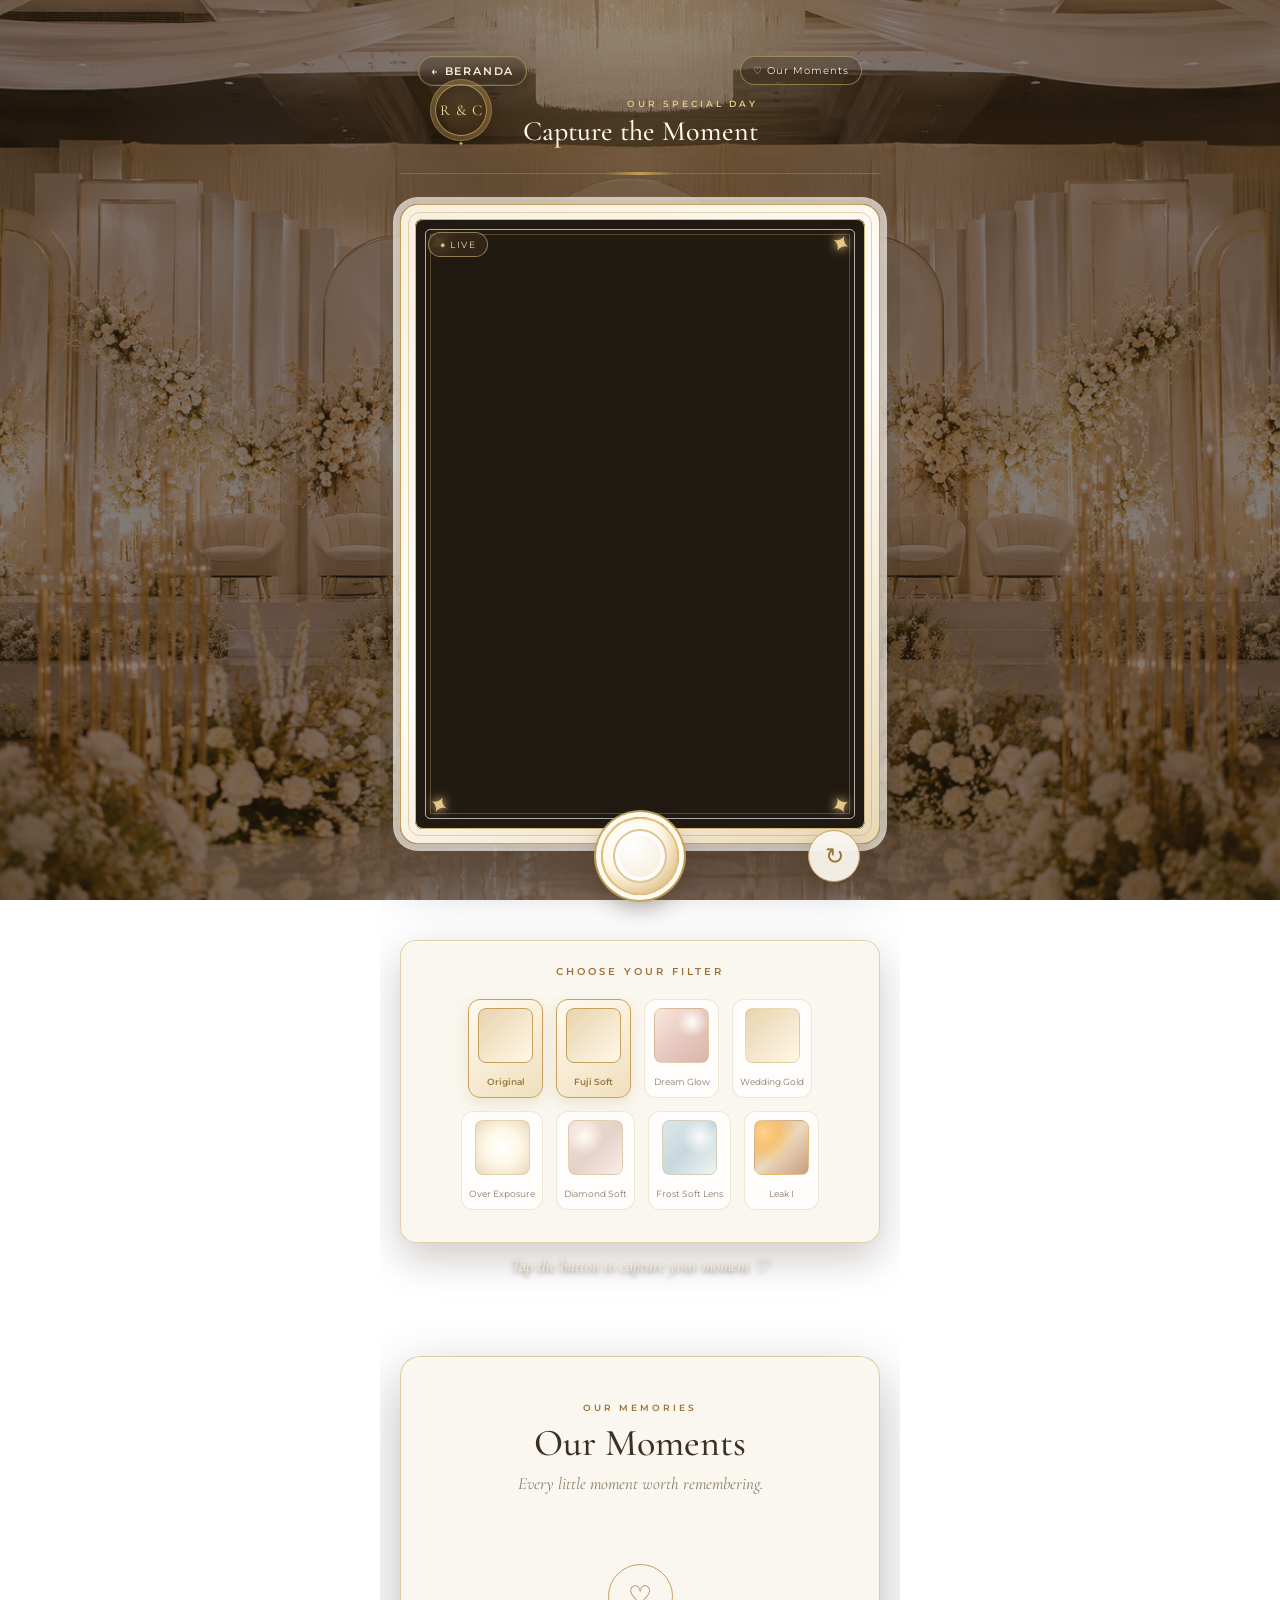
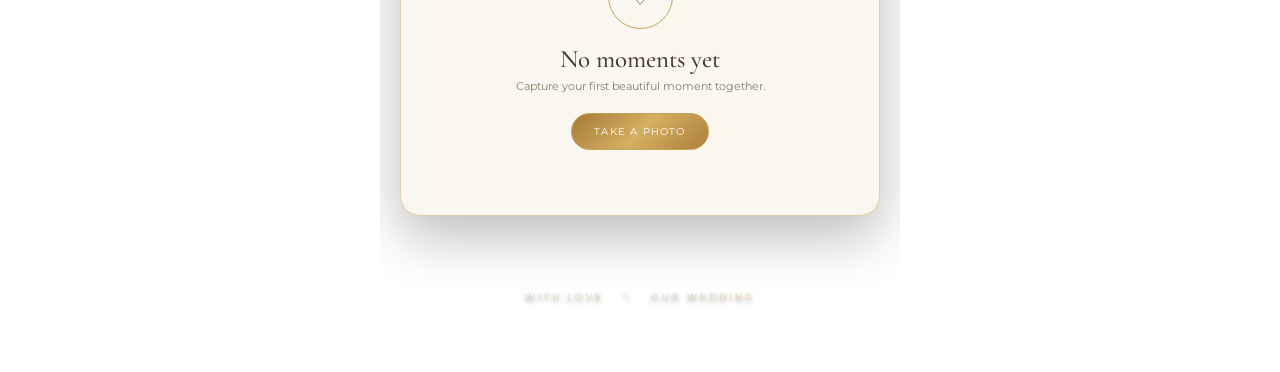
<file: booth.html>
<!DOCTYPE html>
<html lang="en">
<head>
    <meta charset="UTF-8">
    <meta name="viewport" content="width=device-width, initial-scale=1.0">

    <title>Our Moments — Wedding Photobooth</title>

    <link rel="preconnect" href="https://fonts.googleapis.com">
    <link rel="preconnect" href="https://fonts.gstatic.com" crossorigin>

    <link href="https://fonts.googleapis.com/css2?family=Cormorant+Garamond:wght@400;500;600&family=Montserrat:wght@400;500;600&display=swap" rel="stylesheet">

    <link rel="stylesheet" href="style.css">
</head>

<body>

    <main class="photobooth">

        <!-- Header -->
        <header class="header">
            <a class="back-link" href="index.html" aria-label="Kembali ke halaman selamat datang">← Beranda</a>

            <div class="monogram">R & C</div>

            <div class="header-text">
                <span>OUR SPECIAL DAY</span>
                <h1>Capture the Moment</h1>
            </div>

             <a href="#gallery" class="gallery-link">
                ♡ Our Moments
            </a>
        </header>


        <!-- Camera -->
<section class="camera-section">

    <div class="camera-frame">

        <!-- CAMERA VIDEO -->
        <video
            id="camera"
            autoplay
            playsinline>
        </video>

        <!-- EXPOSURE CONTROL -->

        <div
            class="exposure-control"
            id="exposureControl">

            <div class="exposure-icon">
                ☀
            </div>

            <span
                class="exposure-value"
                id="exposureValue">
                0
            </span>

        </div>


        <div
            class="exposure-hint"
            id="exposureHint">

            ↑ Brighter &nbsp; • &nbsp; ↓ Darker

        </div>

        <!-- TAP TO FOCUS -->
        <div id="focusBox" class="focus-box"></div>


        <!-- CANVAS -->
        <canvas id="canvas"></canvas>


        <!-- GOLD FRAME -->
        <div class="wedding-frame">

            <div class="ornament top-left-ornament">
                ✦
            </div>

            <div class="ornament top-right-ornament">
                ✦
            </div>

            <div class="ornament bottom-left-ornament">
                ✦
            </div>

            <div class="ornament bottom-right-ornament">
                ✦
            </div>

        </div>


        <!-- COUNTDOWN -->
        <div
            class="countdown-overlay"
            id="countdownOverlay">

            <div class="countdown-circle">

                <span id="countdownNumber">
                    3
                </span>

            </div>

        </div>


        <!-- CAMERA STATUS -->
        <div class="camera-status">
            ● LIVE
        </div>

    </div>


    <!-- CAMERA CONTROLS -->
    <section class="controls">

        <!-- Switch camera -->
        <button
            class="switch-camera"
            id="switchCamera"
            aria-label="Switch camera">

            ↻

        </button>


        <!-- Capture -->
        <button
            class="capture-button"
            id="captureButton"
            aria-label="Take photo">

            <span></span>

        </button>

    </section>

</section>


<!-- FILTER -->
<section class="filter-section">

    <p class="section-label">
        CHOOSE YOUR FILTER
    </p>

    <div class="filters">

    <button class="filter active" data-filter="none">
        <span class="filter-preview original"></span>
        <span>Original</span>
    </button>

    <button class="filter active" data-filter="fuji">
        <span class="filter-preview fuji"></span>
        <span>Fuji Soft</span>
    </button>

    <button class="filter" data-filter="dream">
        <span class="filter-preview dream"></span>
        <span>Dream Glow</span>
    </button>

    <button class="filter" data-filter="weddingGold">
        <span class="filter-preview weddingGold"></span>
        <span>Wedding Gold</span>
    </button>

    <button class="filter" data-filter="overexposure">
        <span class="filter-preview overexposure"></span>
        <span>Over Exposure</span>
    </button>

    <button class="filter" data-filter="diamond">
        <span class="filter-preview diamond"></span>
        <span>Diamond Soft</span>
    </button>

    <button class="filter" data-filter="frost">
        <span class="filter-preview frost"></span>
        <span>Frost Soft Lens</span>
    </button>

    <button class="filter" data-filter="leak1">
        <span class="filter-preview leak1"></span>
        <span>Leak I</span>
    </button>

</div>

</section>


<p class="instruction">
    Tap the button to capture your moment ♡
</p>



        <!-- Preview -->
        <section class="preview-section" id="previewSection">

            <p class="section-label">YOUR MOMENT</p>

            <div class="preview-container">
                <img id="photoPreview" alt="Captured photo">
            </div>

            <div class="preview-buttons">
                <button id="retakeButton" class="secondary-button">
                    Retake
                </button>

                <button id="saveButton" class="primary-button">
                    Save Photo
                </button>
            </div>

        </section>

        <!-- =========================
            OUR MOMENTS GALLERY
        ========================= -->

        <section class="gallery-section" id="gallery">

            <div class="gallery-heading">

                <span class="gallery-eyebrow">
                    OUR MEMORIES
                </span>

                <h2>Our Moments</h2>

                <p>
                    Every little moment worth remembering.
                </p>

            </div>


            <!-- Gallery -->

            <div class="gallery-grid" id="galleryGrid">

                <!-- Foto akan muncul otomatis di sini -->

            </div>


            <!-- Empty State -->

            <div class="gallery-empty" id="galleryEmpty">

                <div class="empty-icon">
                    ♡
                </div>

                <h3>No moments yet</h3>

                <p>
                    Capture your first beautiful moment together.
                </p>

                <button
                    class="gallery-capture-button"
                    onclick="window.scrollTo({ top: 0, behavior: 'smooth' })">

                    Take a Photo

                </button>

            </div>

        </section>

        <!-- Footer -->
        <footer>
            <span>WITH LOVE</span>
            <span>♡</span>
            <span>OUR WEDDING</span>
        </footer>

    </main>

    <script src="script.js"></script>

</body>
</html>
</file>
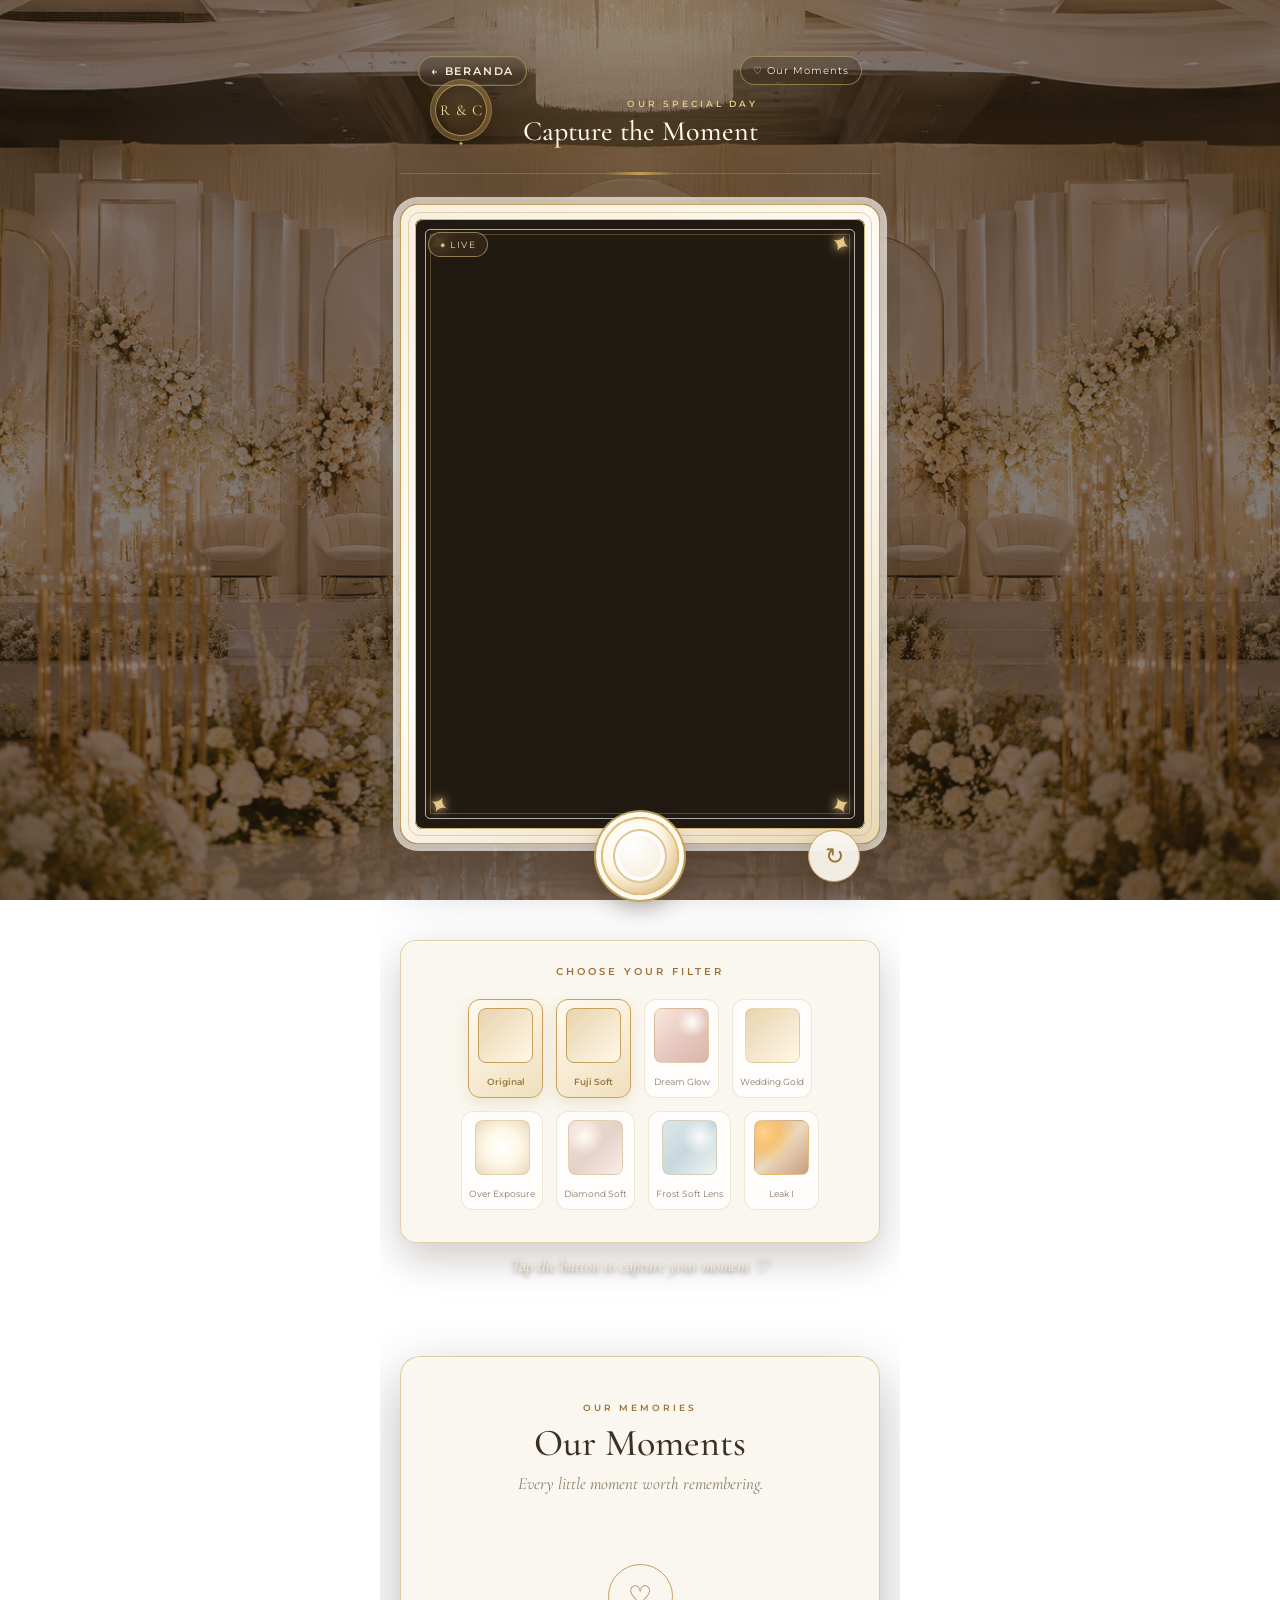
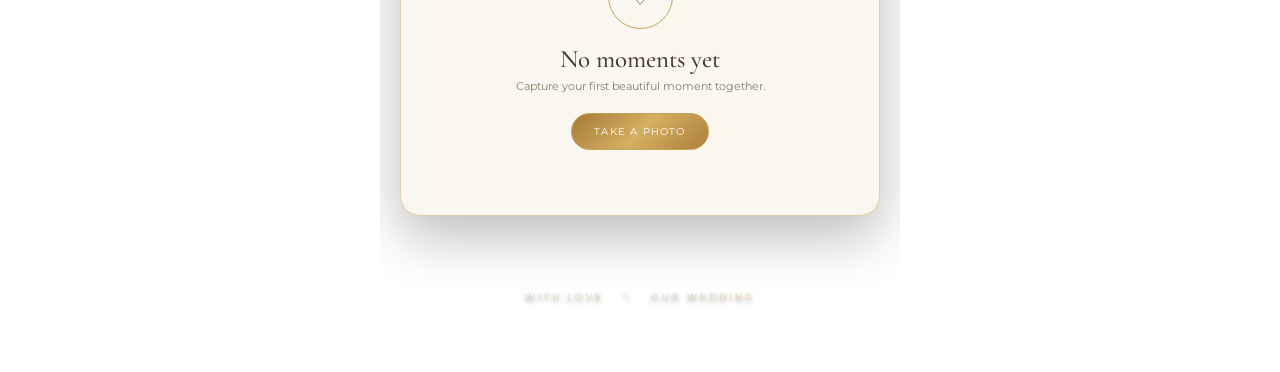
<file: frontend/booth.html>
<!DOCTYPE html>
<html lang="en">
<head>
    <meta charset="UTF-8">
    <meta name="viewport" content="width=device-width, initial-scale=1.0">

    <title>Our Moments — Wedding Photobooth</title>

    <link rel="preconnect" href="https://fonts.googleapis.com">
    <link rel="preconnect" href="https://fonts.gstatic.com" crossorigin>

    <link href="https://fonts.googleapis.com/css2?family=Cormorant+Garamond:wght@400;500;600&family=Montserrat:wght@400;500;600&display=swap" rel="stylesheet">

    <link rel="stylesheet" href="style.css">
</head>

<body>

    <main class="photobooth">

        <!-- Header -->
        <header class="header">
            <a class="back-link" href="index.html" aria-label="Kembali ke halaman selamat datang">← Beranda</a>

            <div class="monogram">R & C</div>

            <div class="header-text">
                <span>OUR SPECIAL DAY</span>
                <h1>Capture the Moment</h1>
            </div>

             <a href="#gallery" class="gallery-link">
                ♡ Our Moments
            </a>
        </header>


        <!-- Camera -->
<section class="camera-section">

    <div class="camera-frame">

        <!-- CAMERA VIDEO -->
        <video
            id="camera"
            autoplay
            playsinline>
        </video>

        <!-- EXPOSURE CONTROL -->

        <div
            class="exposure-control"
            id="exposureControl">

            <div class="exposure-icon">
                ☀
            </div>

            <span
                class="exposure-value"
                id="exposureValue">
                0
            </span>

        </div>


        <div
            class="exposure-hint"
            id="exposureHint">

            ↑ Brighter &nbsp; • &nbsp; ↓ Darker

        </div>

        <!-- TAP TO FOCUS -->
        <div id="focusBox" class="focus-box"></div>


        <!-- CANVAS -->
        <canvas id="canvas"></canvas>


        <!-- GOLD FRAME -->
        <div class="wedding-frame">

            <div class="ornament top-left-ornament">
                ✦
            </div>

            <div class="ornament top-right-ornament">
                ✦
            </div>

            <div class="ornament bottom-left-ornament">
                ✦
            </div>

            <div class="ornament bottom-right-ornament">
                ✦
            </div>

        </div>


        <!-- COUNTDOWN -->
        <div
            class="countdown-overlay"
            id="countdownOverlay">

            <div class="countdown-circle">

                <span id="countdownNumber">
                    3
                </span>

            </div>

        </div>


        <!-- CAMERA STATUS -->
        <div class="camera-status">
            ● LIVE
        </div>

    </div>


    <!-- CAMERA CONTROLS -->
    <section class="controls">

        <!-- Switch camera -->
        <button
            class="switch-camera"
            id="switchCamera"
            aria-label="Switch camera">

            ↻

        </button>


        <!-- Capture -->
        <button
            class="capture-button"
            id="captureButton"
            aria-label="Take photo">

            <span></span>

        </button>

    </section>

</section>


<!-- FILTER -->
<section class="filter-section">

    <p class="section-label">
        CHOOSE YOUR FILTER
    </p>

    <div class="filters">

    <button class="filter active" data-filter="none">
        <span class="filter-preview original"></span>
        <span>Original</span>
    </button>

    <button class="filter active" data-filter="fuji">
        <span class="filter-preview fuji"></span>
        <span>Fuji Soft</span>
    </button>

    <button class="filter" data-filter="dream">
        <span class="filter-preview dream"></span>
        <span>Dream Glow</span>
    </button>

    <button class="filter" data-filter="weddingGold">
        <span class="filter-preview weddingGold"></span>
        <span>Wedding Gold</span>
    </button>

    <button class="filter" data-filter="overexposure">
        <span class="filter-preview overexposure"></span>
        <span>Over Exposure</span>
    </button>

    <button class="filter" data-filter="diamond">
        <span class="filter-preview diamond"></span>
        <span>Diamond Soft</span>
    </button>

    <button class="filter" data-filter="frost">
        <span class="filter-preview frost"></span>
        <span>Frost Soft Lens</span>
    </button>

    <button class="filter" data-filter="leak1">
        <span class="filter-preview leak1"></span>
        <span>Leak I</span>
    </button>

</div>

</section>


<p class="instruction">
    Tap the button to capture your moment ♡
</p>



        <!-- Preview -->
        <section class="preview-section" id="previewSection">

            <p class="section-label">YOUR MOMENT</p>

            <div class="preview-container">
                <img id="photoPreview" alt="Captured photo">
            </div>

            <div class="preview-buttons">
                <button id="retakeButton" class="secondary-button">
                    Retake
                </button>

                <button id="saveButton" class="primary-button">
                    Save Photo
                </button>
            </div>

        </section>

        <!-- =========================
            OUR MOMENTS GALLERY
        ========================= -->

        <section class="gallery-section" id="gallery">

            <div class="gallery-heading">

                <span class="gallery-eyebrow">
                    OUR MEMORIES
                </span>

                <h2>Our Moments</h2>

                <p>
                    Every little moment worth remembering.
                </p>

            </div>


            <!-- Gallery -->

            <div class="gallery-grid" id="galleryGrid">

                <!-- Foto akan muncul otomatis di sini -->

            </div>


            <!-- Empty State -->

            <div class="gallery-empty" id="galleryEmpty">

                <div class="empty-icon">
                    ♡
                </div>

                <h3>No moments yet</h3>

                <p>
                    Capture your first beautiful moment together.
                </p>

                <button
                    class="gallery-capture-button"
                    onclick="window.scrollTo({ top: 0, behavior: 'smooth' })">

                    Take a Photo

                </button>

            </div>

        </section>

        <!-- Footer -->
        <footer>
            <span>WITH LOVE</span>
            <span>♡</span>
            <span>OUR WEDDING</span>
        </footer>

    </main>

    <script src="script.js"></script>

</body>
</html>
</file>
<file: style.css>
/* =========================
   WELCOME PAGE
========================= */

.welcome-body {
    display: flex;
}

.welcome {
    width: 100%;
    min-height: 100vh;

    display: flex;
    flex-direction: column;
    align-items: center;
    justify-content: center;

    padding: 32px 18px 40px;
}


/* =========================
   INVITATION CARD
========================= */

.invitation-card {
    position: relative;

    width: 100%;
    max-width: 420px;

    padding: 56px 34px 44px;

    text-align: center;

    background: linear-gradient(180deg, #fffdf9 0%, var(--broken-white) 100%);

    border: 1px solid rgba(198, 161, 91, 0.4);
    border-radius: 4px;

    box-shadow:
        0 2px 0 rgba(198, 161, 91, 0.25),
        0 30px 60px rgba(70, 55, 30, 0.14);
}

/* faint inner keyline, like a printed invitation */
.invitation-card::before {
    content: "";

    position: absolute;
    inset: 12px;

    border: 1px solid rgba(198, 161, 91, 0.28);

    pointer-events: none;
}


/* =========================
   CORNER FLOURISHES (SVG)
========================= */

.corner-flourish {
    position: absolute;

    width: 58px;
    height: auto;

    fill: none;
    stroke: var(--gold);
    stroke-width: 1.6;
    stroke-linecap: round;
}

.corner-flourish .spark {
    fill: var(--gold);
    stroke: none;
}

.corner-flourish path {
    stroke-dasharray: 1;
    stroke-dashoffset: 1;
    animation: drawFlourish 1.1s ease forwards;
}

.corner-flourish .spark {
    opacity: 0;
    animation: sparkIn 0.5s ease forwards;
}

.corner-tl {
    top: 18px;
    left: 18px;
    animation-delay: 0s;
}

.corner-tr {
    top: 18px;
    right: 18px;
    transform: scaleX(-1);
}

.corner-bl {
    bottom: 18px;
    left: 18px;
    transform: scaleY(-1);
}

.corner-br {
    bottom: 18px;
    right: 18px;
    transform: scale(-1, -1);
}

.corner-tl path, .corner-tl .spark { animation-delay: 0.15s; }
.corner-tr path, .corner-tr .spark { animation-delay: 0.3s; }
.corner-bl path, .corner-bl .spark { animation-delay: 0.3s; }
.corner-br path, .corner-br .spark { animation-delay: 0.45s; }

.corner-tl .spark { animation-delay: 1.05s; }
.corner-tr .spark { animation-delay: 1.2s; }
.corner-bl .spark { animation-delay: 1.2s; }
.corner-br .spark { animation-delay: 1.35s; }

@keyframes drawFlourish {
    to { stroke-dashoffset: 0; }
}

@keyframes sparkIn {
    to { opacity: 1; }
}


/* =========================
   WAX SEAL / MONOGRAM
========================= */

.seal {
    position: relative;

    width: 88px;
    height: 88px;

    margin: 0 auto 26px;

    display: flex;
    align-items: center;
    justify-content: center;

    opacity: 0;
    animation: sealDrop 0.7s cubic-bezier(0.22, 1, 0.36, 1) forwards;
    animation-delay: 0.55s;
}

.seal-ring {
    position: absolute;
    inset: 0;

    border: 1px solid var(--gold);
    border-radius: 50%;
}

.seal-ring-outer {
    inset: -9px;

    border-width: 1px;
    border-color: rgba(198, 161, 91, 0.35);
}

.seal .monogram {
    position: relative;

    width: auto;
    height: auto;

    margin: 0;

    border: none;

    color: var(--dark-gold);

    font-family: "Cormorant Garamond", serif;
    font-size: 24px;
    letter-spacing: 1px;
}

@keyframes sealDrop {
    0% {
        opacity: 0;
        transform: scale(0.4);
    }
    60% {
        opacity: 1;
        transform: scale(1.08);
    }
    100% {
        opacity: 1;
        transform: scale(1);
    }
}


/* =========================
   TEXT
========================= */

.eyebrow {
    opacity: 0;

    color: var(--gold);

    font-size: 10px;
    font-weight: 600;
    letter-spacing: 3.5px;

    animation: riseIn 0.7s ease forwards;
    animation-delay: 0.95s;
}

.welcome-title {
    margin-top: 10px;

    opacity: 0;

    font-family: "Cormorant Garamond", serif;
    font-weight: 500;
    font-size: 36px;
    line-height: 1.15;

    animation: riseIn 0.7s ease forwards;
    animation-delay: 1.1s;
}

.welcome-title em {
    display: block;

    margin-top: 2px;

    color: var(--dark-gold);
    font-style: italic;
    font-size: 22px;
}

.lede {
    margin: 18px auto 0;
    max-width: 320px;

    opacity: 0;

    color: var(--soft-brown);

    font-size: 13px;
    line-height: 1.7;

    animation: riseIn 0.7s ease forwards;
    animation-delay: 1.25s;
}


/* =========================
   DIVIDER
========================= */

.meta-divider {
    display: flex;
    align-items: center;
    justify-content: center;
    gap: 10px;

    margin: 24px auto 12px;
    max-width: 220px;

    opacity: 0;

    animation: riseIn 0.7s ease forwards;
    animation-delay: 1.4s;
}

.meta-divider span {
    flex: 1;
    height: 1px;

    background: rgba(198, 161, 91, 0.45);
}

.diamond {
    width: 8px;
    height: 8px;

    fill: var(--gold);
    flex-shrink: 0;
}

.event-meta {
    opacity: 0;

    color: var(--soft-brown);

    font-size: 10.5px;
    letter-spacing: 1.5px;
    text-transform: uppercase;

    animation: riseIn 0.7s ease forwards;
    animation-delay: 1.5s;
}


/* =========================
   CTA BUTTON
========================= */

.cta {
    position: relative;
    overflow: hidden;

    display: inline-flex;
    align-items: center;
    gap: 10px;

    margin-top: 30px;
    padding: 15px 30px;

    background: var(--gold);

    color: var(--broken-white);
    text-decoration: none;

    font-family: "Montserrat", sans-serif;
    font-size: 11.5px;
    font-weight: 600;
    letter-spacing: 1.5px;
    text-transform: uppercase;

    border-radius: 30px;
    box-shadow: 0 12px 26px rgba(155, 120, 60, 0.32);

    opacity: 0;

    animation: riseIn 0.7s ease forwards;
    animation-delay: 1.65s;

    transition: transform 0.2s ease, box-shadow 0.2s ease;
}

.cta:hover {
    transform: translateY(-2px);
    box-shadow: 0 16px 32px rgba(155, 120, 60, 0.4);
}

.cta:active {
    transform: translateY(0);
}

.cta-arrow {
    width: 15px;
    height: 15px;

    fill: none;
    stroke: currentColor;
    stroke-width: 2;
    stroke-linecap: round;
    stroke-linejoin: round;

    transition: transform 0.2s ease;
}

.cta:hover .cta-arrow {
    transform: translateX(3px);
}

/* light sweep across the gold button, fires once after entrance */
.cta::after {
    content: "";

    position: absolute;
    top: 0;
    left: -60%;

    width: 40%;
    height: 100%;

    background: linear-gradient(
        115deg,
        transparent 0%,
        rgba(255, 255, 255, 0.55) 50%,
        transparent 100%
    );

    animation: shimmer 1.8s ease 2.4s 1;
}

@keyframes shimmer {
    to { left: 130%; }
}


/* =========================
   FOOTNOTE
========================= */

.footnote {
    margin-top: 22px;

    opacity: 0;

    color: var(--soft-brown);

    font-family: "Cormorant Garamond", serif;
    font-size: 14px;

    animation: riseIn 0.7s ease forwards;
    animation-delay: 1.8s;
}


/* =========================
   SHARED RISE-IN
========================= */

@keyframes riseIn {
    from {
        opacity: 0;
        transform: translateY(10px);
    }
    to {
        opacity: 1;
        transform: translateY(0);
    }
}


/* =========================
   REDUCED MOTION
========================= */

@media (prefers-reduced-motion: reduce) {

    .corner-flourish path,
    .corner-flourish .spark,
    .seal,
    .eyebrow,
    .welcome-title,
    .lede,
    .meta-divider,
    .event-meta,
    .cta,
    .footnote {
        animation: none !important;
        opacity: 1 !important;
        transform: none !important;
    }

    .cta::after {
        display: none;
    }

}


/* =========================
   MOBILE
========================= */

@media (max-width: 400px) {

    .invitation-card {
        padding: 46px 24px 36px;
    }

    .welcome-title {
        font-size: 31px;
    }

    .welcome-title em {
        font-size: 19px;
    }

}

* {
    margin: 0;
    padding: 0;
    box-sizing: border-box;
}

:root {
    --broken-white: #f8f5ef;
    --cream: #eee8dc;
    --gold: #c6a15b;
    --dark-gold: #9b783c;
    --brown: #3b342b;
    --soft-brown: #766c5d;
    --white: #ffffff;
}

body {
    min-height: 100vh;

    background:
        radial-gradient(
            circle at top,
            #fffdf9 0%,
            var(--broken-white) 45%,
            #eee7da 100%
        );

    color: var(--brown);

    font-family: "Montserrat", sans-serif;
}

.photobooth {
    width: 100%;
    max-width: 520px;
    min-height: 100vh;

    margin: auto;
    padding: 28px 20px 30px;

    display: flex;
    flex-direction: column;
}


/* =========================
   HEADER
========================= */

.header {
    position: relative;
    text-align: center;
    margin-bottom: 24px;
}

.back-link {
    position: absolute;
    top: 2px;
    left: 0;

    color: var(--soft-brown);
    text-decoration: none;

    font-size: 10px;
    letter-spacing: 1px;

    border-bottom: 1px solid transparent;
    transition: color 0.2s ease, border-color 0.2s ease;
}

.back-link:hover {
    color: var(--dark-gold);
    border-color: var(--gold);
}

.monogram {
    width: 52px;
    height: 52px;

    margin: 0 auto 12px;

    display: flex;
    align-items: center;
    justify-content: center;

    border: 1px solid var(--gold);
    border-radius: 50%;

    color: var(--dark-gold);

    font-family: "Cormorant Garamond", serif;
    font-size: 19px;
}

.header-text span {
    display: block;

    color: var(--gold);

    font-size: 9px;
    font-weight: 600;
    letter-spacing: 3px;
}

.header h1 {
    margin-top: 4px;

    font-family: "Cormorant Garamond", serif;
    font-size: 30px;
    font-weight: 500;
}


/* =========================
   CAMERA
========================= */

.camera-section {
    width: 100%;
    position: relative;
    margin-bottom: 65px;
}

.camera-frame {
    position: relative;

    width: 100%;
    aspect-ratio: 3 / 4;

    overflow: hidden;

    background: #ddd6ca;

    border: 1px solid rgba(198, 161, 91, 0.65);
    border-radius: 18px;

    box-shadow:
        0 15px 40px rgba(70, 55, 30, 0.12);
}

#camera {
    width: 100%;
    height: 100%;

    object-fit: cover;

    display: block;

}

#canvas {
    display: none;
}


/* Camera overlay */

.camera-overlay {
    position: absolute;
    inset: 0;

    pointer-events: none;
}

.camera-status {
    position: absolute;

    top: 14px;
    left: 14px;

    padding: 6px 9px;

    background: rgba(30, 25, 20, 0.4);

    color: white;

    border-radius: 20px;

    font-size: 8px;
    letter-spacing: 1.5px;
}

.camera-status::first-letter {
    color: #d9b875;
}


/* Corners */

.corner {
    position: absolute;

    width: 25px;
    height: 25px;

    border-color: rgba(255,255,255,0.75);
    border-style: solid;
}

.top-left {
    top: 18px;
    left: 18px;
    border-width: 1px 0 0 1px;
}

.top-right {
    top: 18px;
    right: 18px;
    border-width: 1px 1px 0 0;
}

.bottom-left {
    bottom: 18px;
    left: 18px;
    border-width: 0 0 1px 1px;
}

.bottom-right {
    bottom: 18px;
    right: 18px;
    border-width: 0 1px 1px 0;
}


/* =========================
   FILTER
========================= */

.filter-section {
    margin-top: 22px;
}

.section-label {
    margin-bottom: 12px;

    color: var(--soft-brown);

    font-size: 9px;
    font-weight: 600;

    letter-spacing: 2px;
    text-align: center;
}

.filters {
    display: flex;
    justify-content: flex-start;
    gap: 13px;
    overflow-x: auto;
    padding: 3px 2px 8px;
    scrollbar-width: none;
}

.filters::-webkit-scrollbar {
    display: none;
}


.filter {
    flex: 0 0 auto;
}

.filter {
    border: none;
    background: transparent;

    color: var(--soft-brown);

    font-family: "Montserrat", sans-serif;

    cursor: pointer;

    display: flex;
    flex-direction: column;
    align-items: center;

    gap: 6px;
}

.filter-preview {
    width: 46px;
    height: 46px;

    border-radius: 50%;

    border: 2px solid transparent;

    background: #ddd;
}

.filter.active .filter-preview {
    border-color: var(--gold);
}

.filter.active span:last-child {
    color: var(--dark-gold);
    font-weight: 600;
}

.filter span:last-child {
    font-size: 9px;
}


/* =========================
   FILTER PREVIEW
========================= */

.original {
    background:
        linear-gradient(
            135deg,
            #f3eee5,
            #cfc5b5
        );
}


.soft {
    background:
        linear-gradient(
            135deg,
            #f5e8dc,
            #dcc8b5
        );
}


.warm {
    background:
        linear-gradient(
            135deg,
            #d7a06a,
            #f1d1a4
        );
}


.vintage {
    background:
        linear-gradient(
            135deg,
            #a99272,
            #d7c4a2
        );
}


.bw {
    background:
        linear-gradient(
            135deg,
            #222,
            #dedede
        );
}

/* =========================
   CONTROLS
========================= */

.controls {
    position: absolute;

    z-index: 50;

    left: 0;
    right: 0;

    bottom: -15px;

    display: flex;

    align-items: center;
    justify-content: center;

    margin: 0;

    pointer-events: none;
}


.capture-button {
    pointer-events: auto;
    width: 76px;
    height: 76px;

    border-radius: 50%;

    border: 2px solid #e3c37f;

    background: radial-gradient(
            circle at 35% 30%,
            #fffdf6 0%,
            #f5e6c6 45%,
            #c59a4d 100%
        );
    box-shadow:
        0 0 0 5px rgba(255, 250, 238, 0.95),
        0 0 0 7px rgba(198, 161, 91, 0.85),
        0 8px 22px rgba(55, 35, 12, 0.35);

    cursor: pointer;

    display: flex;
    align-items: center;
    justify-content: center;
    transition: all 0.25s ease;
}

.capture-button span {
    width: 52px;
    height: 52px;

    border-radius: 50%;

    background: radial-gradient(
            circle at 35% 30%,
            #ffffff,
            #f8f0df
        );

    border:
        2px solid rgba(198, 161, 91, 0.55);

    box-shadow:
        inset 0 0 0 4px rgba(255,255,255,0.8),
        0 2px 8px rgba(120,80,25,0.15);
        
    transition: 0.2s ease;
}

.capture-button:hover {
    transform: scale(1.08);

    box-shadow:
        0 0 0 5px rgba(255, 250, 238, 0.95),
        0 0 0 8px rgba(198, 161, 91, 0.9),
        0 12px 30px rgba(55, 35, 12, 0.4);
}

.capture-button:hover span {
    transform: scale(0.92);
}

.capture-button:active span {
    transform: scale(0.82);
}


.switch-camera {
    position: absolute;
    right: 20px;

    width: 40px;
    height: 40px;

    border-radius: 50%;

    border: 1px solid rgba(198, 161, 91, 0.6);

    background: rgba(255,255,255,0.4);

    color: var(--dark-gold);

    font-size: 21px;

    cursor: pointer;
}


/* =========================
   INSTRUCTION
========================= */

.instruction {
    margin-top: 12px;

    color: var(--soft-brown);

    text-align: center;

    font-family: "Cormorant Garamond", serif;

    font-size: 17px;
}


/* =========================
   PREVIEW
========================= */

.preview-section {
    display: none;

    margin-top: 35px;
}

.preview-container {
    width: 100%;

    padding: 8px;

    background: var(--white);

    border: 1px solid var(--gold);

    box-shadow: 0 10px 30px rgba(60, 40, 20, 0.1);
}

.preview-container img {
    display: block;

    width: 100%;
}

.preview-buttons {
    display: flex;
    gap: 10px;

    margin-top: 14px;
}

.preview-buttons button {
    flex: 1;

    padding: 13px;

    border-radius: 30px;

    font-family: "Montserrat", sans-serif;
    font-size: 11px;

    cursor: pointer;
}

.secondary-button {
    border: 1px solid var(--gold);

    background: transparent;

    color: var(--dark-gold);
}

.primary-button {
    border: 1px solid var(--gold);

    background: var(--gold);

    color: white;
}


/* =========================
   FOOTER
========================= */

footer {
    margin-top: auto;
    padding-top: 30px;

    display: flex;
    justify-content: center;
    gap: 10px;

    color: var(--gold);

    font-size: 8px;
    letter-spacing: 2px;
}


/* =========================
   MOBILE
========================= */

@media (max-width: 400px) {

    .photobooth {
        padding: 22px 14px;
    }

    .header h1 {
        font-size: 27px;
    }

    .camera-frame {
        border-radius: 14px;
    }

    .filters {
        gap: 10px;
    }

}

/* =========================
   WEDDING GOLD FRAME
========================= */

.wedding-frame {
    position: absolute;
    inset: 10px;

    pointer-events: none;

    border: 1px solid rgba(198, 161, 91, 0.85);

    z-index: 5;
}


/* Inner border */

.wedding-frame::before {
    content: "";

    position: absolute;

    inset: 7px;

    border: 1px solid rgba(255, 255, 255, 0.7);
}


/* Outer decorative border */

.wedding-frame::after {
    content: "";

    position: absolute;

    inset: 14px;

    border: 1px solid rgba(198, 161, 91, 0.35);
}


/* Ornament */

.ornament {
    position: absolute;

    width: 42px;
    height: 42px;

    display: flex;
    align-items: center;
    justify-content: center;

    color: var(--gold);

    font-family: "Cormorant Garamond", serif;

    font-size: 28px;

    text-shadow:
        0 0 5px rgba(198, 161, 91, 0.3);
}


/* Top left */

.top-left-ornament {
    top: -4px;
    left: -4px;

    transform: rotate(-25deg);
}


/* Top right */

.top-right-ornament {
    top: -4px;
    right: -4px;

    transform: rotate(25deg);
}


/* Bottom left */

.bottom-left-ornament {
    bottom: -4px;
    left: -4px;

    transform: rotate(-155deg);
}


/* Bottom right */

.bottom-right-ornament {
    bottom: -4px;
    right: -4px;

    transform: rotate(155deg);
}

/* =========================
   COUNTDOWN
========================= */

.countdown-overlay {
    position: absolute;

    inset: 0;

    display: none;

    align-items: center;
    justify-content: center;

    background: rgba(30, 25, 18, 0.25);

    backdrop-filter: blur(2px);

    z-index: 20;
}


.countdown-circle {
    width: 130px;
    height: 130px;

    border-radius: 50%;

    border: 2px solid var(--gold);

    display: flex;
    align-items: center;
    justify-content: center;

    background: rgba(248, 245, 239, 0.15);

    box-shadow:
        0 0 0 8px rgba(198, 161, 91, 0.08),
        0 10px 40px rgba(0, 0, 0, 0.15);

    animation: countdownPulse 1s ease;
}


#countdownNumber {
    color: white;

    font-family: "Cormorant Garamond", serif;

    font-size: 82px;

    font-weight: 500;

    line-height: 1;

    text-shadow:
        0 2px 8px rgba(0, 0, 0, 0.3);
}


@keyframes countdownPulse {

    0% {
        transform: scale(0.7);
        opacity: 0;
    }

    50% {
        transform: scale(1.05);
        opacity: 1;
    }

    100% {
        transform: scale(1);
        opacity: 1;
    }

}

/* =====================================================
   LUXURY WEDDING BACKGROUND
===================================================== */

.welcome-body {
    position: relative;
    min-height: 100vh;
    overflow-x: hidden;

    background: #17130e;
}


/* Full background image */

.wedding-background {
    position: fixed;
    inset: 0;

    width: 100%;
    height: 100%;

    background-image: url("assets/wedding-bg.png");
    background-size: cover;
    background-position: center center;
    background-repeat: no-repeat;

    transform: scale(1.03);

    filter:
        brightness(0.68)
        saturate(0.82)
        contrast(1.04);

    z-index: 0;
}


/* Warm luxury overlay */

.wedding-overlay {
    position: fixed;
    inset: 0;

    background:
        linear-gradient(
            90deg,
            rgba(36, 24, 12, 0.48),
            rgba(255, 248, 230, 0.08) 50%,
            rgba(36, 24, 12, 0.48)
        );

    

    z-index: 1;
}


/* =====================================================
   MAIN CONTENT
===================================================== */

.welcome {
    position: relative;
    z-index: 5;

    min-height: 100vh;

    padding: 60px 20px;

    justify-content: center;
}


/* =====================================================
   GOLD PARTICLES
===================================================== */

.gold-particle {
    position: fixed;

    z-index: 2;

    color: #d8b66b;

    font-family: "Cormorant Garamond", serif;

    text-shadow:
        0 0 8px rgba(255, 215, 130, 0.8),
        0 0 20px rgba(198, 161, 91, 0.35);

    pointer-events: none;

    animation:
        floatingGold 5s ease-in-out infinite;
}


.particle-1 {
    top: 12%;
    left: 14%;
    font-size: 20px;
}

.particle-2 {
    top: 25%;
    right: 12%;
    font-size: 14px;
    animation-delay: 1s;
}

.particle-3 {
    top: 54%;
    left: 7%;
    font-size: 12px;
    animation-delay: 2s;
}

.particle-4 {
    top: 68%;
    right: 8%;
    font-size: 22px;
    animation-delay: 1.5s;
}

.particle-5 {
    bottom: 12%;
    left: 18%;
    font-size: 13px;
    animation-delay: 3s;
}

.particle-6 {
    bottom: 20%;
    right: 20%;
    font-size: 11px;
    animation-delay: 2.5s;
}


@keyframes floatingGold {

    0%,
    100% {
        transform: translateY(0) rotate(0deg);
        opacity: 0.45;
    }

    50% {
        transform: translateY(-12px) rotate(8deg);
        opacity: 1;
    }

}


/* =====================================================
   INVITATION CARD — LUXURY
===================================================== */

.invitation-card {

    width: min(100%, 440px);

    padding: 62px 38px 48px;

    position: relative;

    background:
        linear-gradient(
            145deg,
            rgba(255, 253, 248, 0.98),
            rgba(246, 239, 226, 0.96)
        );

    border: 1px solid rgba(198, 161, 91, 0.75);

    border-radius: 3px;

    box-shadow:

        0 0 0 1px rgba(255, 255, 255, 0.8),

        0 0 0 6px rgba(198, 161, 91, 0.10),

        0 0 0 7px rgba(255, 255, 255, 0.65),

        0 30px 70px rgba(20, 12, 5, 0.42),

        0 10px 25px rgba(198, 161, 91, 0.16);

    backdrop-filter: blur(8px);

    overflow: hidden;
}


/* =====================================================
   MULTI GOLD FRAME
===================================================== */

.invitation-card::before {

    content: "";

    position: absolute;

    inset: 13px;

    border:
        1px solid rgba(198, 161, 91, 0.65);

    pointer-events: none;
}


.invitation-card::after {

    content: "";

    position: absolute;

    inset: 19px;

    border:
        1px solid rgba(198, 161, 91, 0.22);

    pointer-events: none;
}


/* =====================================================
   GOLD TOP & BOTTOM LINE
===================================================== */

.gold-line {

    position: absolute;

    left: 50%;

    width: 180px;

    height: 1px;

    transform: translateX(-50%);

    background:
        linear-gradient(
            90deg,
            transparent,
            #c6a15b,
            #e6c982,
            #c6a15b,
            transparent
        );

    box-shadow:
        0 0 7px rgba(198, 161, 91, 0.35);
}


.gold-line-top {
    top: 25px;
}


.gold-line-bottom {
    bottom: 25px;
}


/* =====================================================
   CENTER ORNAMENTS
===================================================== */

.card-ornament {

    position: absolute;

    left: 50%;

    transform: translateX(-50%);

    color: #b88d43;

    font-family: "Cormorant Garamond", serif;

    font-size: 26px;

    line-height: 1;

    text-shadow:
        0 1px 2px rgba(120, 80, 20, 0.25),
        0 0 8px rgba(198, 161, 91, 0.25);

    z-index: 3;
}


.ornament-top {
    top: 17px;
}


.ornament-bottom {
    bottom: 16px;

    transform:
        translateX(-50%)
        rotate(180deg);
}


/* =====================================================
   LUXURY SEAL
===================================================== */

.seal {

    width: 96px;
    height: 96px;

    margin-bottom: 30px;

    color: #a77b35;
}


.seal-ring {

    border-color: #c6a15b;

    box-shadow:
        0 0 0 1px rgba(255, 255, 255, 0.7) inset;
}


.seal-ring-outer {

    inset: -10px;

    border-color:
        rgba(198, 161, 91, 0.45);
}


.seal::before,
.seal::after {

    content: "✦";

    position: absolute;

    color: #c6a15b;

    font-size: 9px;
}


.seal::before {
    top: -17px;
    left: 50%;
    transform: translateX(-50%);
}


.seal::after {
    bottom: -17px;
    left: 50%;
    transform: translateX(-50%);
}


/* =====================================================
   GOLD TYPOGRAPHY
===================================================== */

.eyebrow {

    color: #b48740;

    text-shadow:
        0 1px 1px rgba(255,255,255,0.8);
}


.welcome-title {

    color: #3b3023;

    text-shadow:
        0 1px 0 rgba(255,255,255,0.7);
}


.welcome-title em {

    color: #a77a36;

    text-shadow:
        0 1px 1px rgba(255,255,255,0.6);
}


.event-meta {

    color: #8a714f;

    letter-spacing: 2px;
}


/* =====================================================
   LUXURY CTA
===================================================== */

.cta {

    min-width: 245px;

    justify-content: center;

    background:
        linear-gradient(
            135deg,
            #a77a36,
            #d4ae62 45%,
            #b98c43 100%
        );

    border:
        1px solid rgba(255, 235, 185, 0.65);

    box-shadow:

        0 8px 18px rgba(120, 80, 25, 0.25),

        0 16px 35px rgba(120, 80, 25, 0.25),

        inset 0 1px 0 rgba(255,255,255,0.35);

    transition:
        transform 0.3s ease,
        box-shadow 0.3s ease,
        filter 0.3s ease;
}


.cta:hover {

    transform: translateY(-3px) scale(1.015);

    filter: brightness(1.06);

    box-shadow:

        0 12px 25px rgba(120, 80, 25, 0.3),

        0 22px 45px rgba(120, 80, 25, 0.28),

        inset 0 1px 0 rgba(255,255,255,0.45);
}


/* =====================================================
   FOOTNOTE
===================================================== */

.footnote {

    color: #f4ead8;

    text-shadow:
        0 1px 4px rgba(0,0,0,0.65);

}


/* =====================================================
   RESPONSIVE
===================================================== */

@media (max-width: 600px) {

    .wedding-background {

        background-position:
            center center;

        filter:
            brightness(0.64)
            saturate(0.82);
    }


    .welcome {

        padding:
            35px 16px 45px;
    }


    .invitation-card {

        padding:
            56px 28px 45px;
    }


    .gold-particle {
        display: none;
    }

}

/* =========================================================
   LUXURY WEDDING PHOTOBOOTH UI
========================================================= */

:root {
    --gold: #c6a15b;
    --gold-light: #e4c986;
    --gold-dark: #9b7335;

    --ivory: #faf7f0;
    --cream: #f2eadc;
    --brown: #3b3025;
    --muted: #8b7b68;

    --gold-glow: rgba(198, 161, 91, 0.35);
}


/* =========================================================
   BODY
========================================================= */

body {
    background:
        linear-gradient(
            rgba(38, 27, 16, 0.58),
            rgba(38, 27, 16, 0.58)
        ),
        url("assets/wedding-bg.png");

    background-size: cover;
    background-position: center;
    background-attachment: fixed;

    color: var(--brown);
}


/* =========================================================
   MAIN
========================================================= */

.photobooth {
    position: relative;

    min-height: 100vh;

    padding:
        38px 20px 70px;

    overflow: hidden;
}


/* soft luxury glow */

.photobooth::before {
    content: "";

    position: fixed;

    width: 500px;
    height: 500px;

    top: -250px;
    left: 50%;

    transform: translateX(-50%);

    background:
        radial-gradient(
            circle,
            rgba(228, 201, 134, 0.22),
            transparent 70%
        );

    pointer-events: none;
}


/* =========================================================
   HEADER
========================================================= */

.header {
    position: relative;

    width: min(100%, 850px);

    margin: 0 auto 30px;

    display: grid;

    grid-template-columns: 1fr auto 1fr;

    align-items: center;

    padding-bottom: 25px;

    padding-top: 28px;

    border-bottom:
        1px solid rgba(198, 161, 91, 0.35);
}


/* decorative gold line */

.header::after {
    content: "";

    position: absolute;

    bottom: -2px;
    left: 50%;

    width: 70px;
    height: 3px;

    transform: translateX(-50%);

    background:
        linear-gradient(
            90deg,
            transparent,
            var(--gold),
            transparent
        );
}


/* =========================================================
   BACK BUTTON
========================================================= */

.back-link {
    position: absolute;
    top: 18px;
    left: 18px;

    display: inline-flex;
    align-items: center;
    gap: 7px;

    padding: 7px 12px;

    justify-self: start;

    color: #f8ecd3;

    text-decoration: none;

    font-family: "Montserrat", sans-serif;

    font-size: 11px;
    font-weight: 600;

    letter-spacing: 1.8px;

    text-transform: uppercase;

    transition: 0.3s ease;

    border: 1px solid rgba(214, 177, 103, 0.55);
    border-radius: 20px;

    background: rgba(53, 38, 23, 0.35);

    backdrop-filter: blur(5px);

    box-shadow:
        0 2px 8px rgba(0,0,0,0.15),
        inset 0 0 0 1px rgba(255,255,255,0.08);
}

.back-link::first-letter {
    font-size: 10px;
}

.back-link:hover {
    color: #fffaf0;

    border-color: #d6b167;

    background: rgba(198, 161, 91, 0.22);

    transform: translateY(-1px);

    box-shadow:
        0 4px 12px rgba(0,0,0,0.2),
        0 0 12px rgba(198,161,91,0.18);
}


/* =========================================================
   MONOGRAM
========================================================= */

.header .monogram {
    position: relative;

    margin-top: 18px;

    width: 52px;
    height: 52px;

    margin-left: auto;
    margin-right: auto;

    display: flex;
    align-items: center;
    justify-content: center;

    border: 1px solid rgba(198,161,91,0.85);

    border-radius: 50%;

    color: #f3d79c;

    font-family: "Cormorant Garamond", serif;
    font-size: 15px;
    letter-spacing: 1px;

    background:
        radial-gradient(
            circle,
            rgba(198,161,91,0.14),
            rgba(35,25,15,0.15)
        );

    box-shadow:
        0 0 0 4px rgba(198,161,91,0.08),
        0 0 0 5px rgba(198,161,91,0.3),
        0 5px 14px rgba(0,0,0,0.2);
}


/* second ring */

.header .monogram::before {
    content: "";

    position: absolute;

    inset: -6px;

    border:
        1px solid rgba(198, 161, 91, 0.45);

    border-radius: 50%;
}

.header .monogram::after {
    content: "✦";

    position: absolute;

    bottom: -13px;
    left: 50%;

    transform: translateX(-50%);

    color: #d6b167;

    font-size: 7px;
}


/* =========================================================
   HEADER TEXT
========================================================= */

.header-text {
    margin-top: 32px;
    justify-self: end;

    text-align: right;
}


.header-text span {
    display: block;

    color: var(--gold-light);

    font-size: 9px;

    letter-spacing: 3px;

    margin-bottom: 5px;
}


.header-text h1 {
    margin: 0;

    color: #fff8eb;

    font-family:
        "Cormorant Garamond",
        serif;

    font-size: 28px;

    font-weight: 500;
}


/* =========================================================
   CAMERA SECTION
========================================================= */

.camera-section {
    position: relative;
    width: min(100%, 560px);
    margin: 0 auto;
}


/* =========================================================
   CAMERA FRAME
========================================================= */

.camera-frame {
    position: relative;

    padding: 14px;

    background:
        linear-gradient(
            145deg,
            #f8f0df,
            #fffdf8,
            #ead8b5
        );

    border:
        1px solid var(--gold);

    border-radius: 18px;

    box-shadow:

        0 0 0 4px rgba(198, 161, 91, 0.12),

        0 0 0 7px rgba(255,255,255,0.65),

        0 25px 65px rgba(20, 12, 5, 0.40),

        0 0 35px rgba(198, 161, 91, 0.22);

}


/* inner gold frame */

.camera-frame::before {
    content: "";

    position: absolute;

    inset: 7px;

    border:
        1px solid rgba(198, 161, 91, 0.45);

    border-radius: 12px;

    pointer-events: none;

    z-index: 5;
}


/* =========================================================
   VIDEO
========================================================= */

#camera {
    display: block;

    width: 100%;

    aspect-ratio: 3 / 4;

    object-fit: cover;

    border-radius: 8px;

    background: #211a13;
}


/* =========================================================
   WEDDING FRAME
========================================================= */

.wedding-frame {
    position: absolute;

    inset: 14px;

    border:
        1px solid rgba(228, 201, 134, 0.9);

    border-radius: 8px;

    pointer-events: none;

    z-index: 4;
}


.wedding-frame::before {
    content: "";

    position: absolute;

    inset: 9px;

    border:
        1px solid rgba(255,255,255,0.65);

    border-radius: 5px;
}


/* =========================================================
   GOLD ORNAMENTS
========================================================= */

.ornament {
    position: absolute;

    width: 38px;
    height: 38px;

    display: flex;

    align-items: center;
    justify-content: center;

    color: var(--gold-light);

    font-size: 24px;

    text-shadow:
        0 0 8px rgba(255, 218, 143, 0.9),
        0 0 15px rgba(198, 161, 91, 0.5);

    z-index: 8;
}


/* corners */

.top-left-ornament {
    top: 5px;
    left: 5px;
}

.top-right-ornament {
    top: 5px;
    right: 5px;
}

.bottom-left-ornament {
    bottom: 5px;
    left: 5px;
}

.bottom-right-ornament {
    bottom: 5px;
    right: 5px;
}


/* =========================================================
   CAMERA STATUS
========================================================= */

.camera-status {
    position: absolute;

    top: 27px;
    left: 27px;

    padding:
        6px 11px;

    border-radius: 20px;

    background:
        rgba(55, 42, 25, 0.72);

    border:
        1px solid rgba(228, 201, 134, 0.55);

    color: #f4dfb0;

    font-size: 9px;

    letter-spacing: 1.5px;

    z-index: 10;

    backdrop-filter: blur(8px);
}


/* =========================================================
   FILTER SECTION
========================================================= */

/* =========================
   NEW FILTER PREVIEWS
========================= */

.filter-preview {
    overflow: hidden;
    position: relative;
}


/* DREAM GLOW */

.filter-preview.dream {
    background:
        radial-gradient(
            circle at 70% 25%,
            rgba(255,255,255,0.95),
            transparent 28%
        ),
        linear-gradient(
            135deg,
            #f8e8dc,
            #e8c9c0,
            #d8b7aa
        );
}


/* OVER EXPOSURE */

.filter-preview.overexposure {
    background:
        radial-gradient(
            circle,
            #ffffff 0%,
            #fff8e8 45%,
            #e8d8bd 100%
        );
}


/* DIAMOND SOFT */

.filter-preview.diamond {
    background:
        radial-gradient(
            circle at 30% 30%,
            #fffaf4,
            transparent 35%
        ),
        linear-gradient(
            135deg,
            #f3e4db,
            #e5d1c8,
            #f8eee8
        );
}


/* FROST SOFT LENS */

.filter-preview.frost {
    background:
        radial-gradient(
            circle at 70% 30%,
            rgba(255,255,255,0.9),
            transparent 35%
        ),
        linear-gradient(
            135deg,
            #dce8eb,
            #c8d8dd,
            #eef4f3
        );
}


/* LEAK I */

.filter-preview.leak1 {
    background:
        radial-gradient(
            circle at 15% 20%,
            #ffd28a 0%,
            rgba(255,190,90,0.7) 25%,
            transparent 55%
        ),
        linear-gradient(
            135deg,
            #d6b18b,
            #ead8bd,
            #c99d7d
        );
}


/* VAPORWAVE */

.filter-preview.vaporwave {
    background:
        linear-gradient(
            135deg,
            #ff82c8,
            #9c75e8 50%,
            #65d7e8
        );
}


/* LEAK II */

.filter-preview.leak2 {
    background:
        radial-gradient(
            circle at 80% 20%,
            #ffd27c 0%,
            #e6a34f 22%,
            transparent 58%
        ),
        linear-gradient(
            135deg,
            #c69b68,
            #ead2a8,
            #d09b60
        );
}


/* RED GLOW */

.filter-preview.redglow {
    background:
        radial-gradient(
            circle at 70% 30%,
            rgba(255,90,90,0.85),
            transparent 48%
        ),
        linear-gradient(
            135deg,
            #6f2028,
            #b84b52,
            #e29a91
        );
}

.filter-section {
    width: min(100%, 650px);

    margin:
        35px auto 0;

    padding:
        24px 25px;

    background:
        rgba(250, 247, 240, 0.94);

    border:
        1px solid rgba(198, 161, 91, 0.45);

    border-radius: 16px;

    box-shadow:
        0 15px 40px rgba(30, 20, 10, 0.22),

        inset 0 1px 0 white;
}


.section-label {
    color: var(--gold-dark);

    font-size: 10px;

    letter-spacing: 3px;

    font-weight: 600;

    text-align: center;

    margin-bottom: 18px;
}


/* =========================================================
   FILTER BUTTONS
========================================================= */

.filters {
    display: flex;

    justify-content: center;

    gap: 13px;

    flex-wrap: wrap;
}


.filter {
    position: relative;

    min-width: 75px;

    padding:
        8px 7px 10px;

    border:
        1px solid rgba(198, 161, 91, 0.25);

    border-radius: 12px;

    background:
        rgba(255,255,255,0.72);

    color: var(--muted);

    font-family: "Montserrat", sans-serif;

    font-size: 9px;

    cursor: pointer;

    transition:
        transform 0.25s ease,
        box-shadow 0.25s ease,
        border-color 0.25s ease;
}


.filter:hover {
    transform: translateY(-3px);

    border-color:
        rgba(198, 161, 91, 0.7);

    box-shadow:
        0 8px 18px rgba(120, 80, 25, 0.15);
}


.filter.active {
    border-color: var(--gold);

    background:
        linear-gradient(
            145deg,
            #fffaf0,
            #f0dfbd
        );

    color: var(--gold-dark);

    box-shadow:
        0 5px 15px rgba(198, 161, 91, 0.22);
}


/* =========================================================
   FILTER PREVIEW
========================================================= */

.filter-preview {
    display: block;

    width: 55px;
    height: 55px;

    margin: 0 auto 7px;

    border-radius: 8px;

    border:
        1px solid rgba(198, 161, 91, 0.3);

    background:
        linear-gradient(
            135deg,
            #e8d4b0,
            #fff7e6
        );
}


/* =========================================================
   CONTROLS
========================================================= */

.controls {
    position: relative;

    z-index: 30;

    display: flex;
    align-items: center;
    justify-content: center;

    gap: 35px;

    margin: -42px auto 25px;

    pointer-events: none;
}

.controls button {
    pointer-events: auto;
}

/* =========================================================
   SWITCH CAMERA
========================================================= */

.switch-camera {
    width: 52px;
    height: 52px;

    border-radius: 50%;

    border:
        1px solid var(--gold);

    background:
        rgba(250,247,240,0.94);

    color: var(--gold-dark);

    font-size: 23px;

    cursor: pointer;

    box-shadow:
        0 8px 20px rgba(50, 30, 10, 0.2);

    transition:
        transform 0.3s ease,
        box-shadow 0.3s ease;
}


.switch-camera:hover {
    transform: rotate(180deg);

    box-shadow:
        0 10px 25px rgba(198,161,91,0.3);
}


/* =========================================================
   CAPTURE BUTTON
========================================================= */

.capture-button {
    position: relative;

    width: 78px;
    height: 78px;

    border-radius: 50%;

    border: 2px solid #e4c47d;

    background:
        radial-gradient(
            circle at 35% 30%,
            #ffffff 0%,
            #fff8e9 45%,
            #d0a65b 100%
        );

    box-shadow:
        0 0 0 5px #fffaf0,
        0 0 0 7px rgba(198,161,91,0.9),
        0 10px 25px rgba(60,40,15,0.45);

    display: flex;
    align-items: center;
    justify-content: center;

    cursor: pointer;

    transition: 0.25s ease;
}

.capture-button span {
    display: block;

    width: 54px;
    height: 54px;

    border-radius: 50%;

    background:
        radial-gradient(
            circle at 35% 30%,
            #ffffff,
            #f4ead5
        );

    border:
        2px solid rgba(198,161,91,0.55);

    box-shadow:
        inset 0 0 0 4px rgba(255,255,255,0.8);
}

.capture-button:hover {
    transform: scale(1.07);
}


.capture-button:active {
    transform: scale(0.96);
}


/* =========================================================
   INSTRUCTION
========================================================= */

.instruction {
    text-align: center;

    color: #f6ead5;

    font-family:
        "Cormorant Garamond",
        serif;

    font-size: 17px;

    font-style: italic;

    text-shadow:
        0 2px 5px rgba(0,0,0,0.65);
}


/* =========================================================
   PREVIEW
========================================================= */

.preview-section {
    width: min(100%, 560px);

    margin:
        50px auto 0;

    padding:
        28px;

    background:
        rgba(250,247,240,0.96);

    border:
        1px solid rgba(198,161,91,0.55);

    border-radius: 18px;

    box-shadow:
        0 20px 50px rgba(20,12,5,0.3);
}


.preview-container {
    position: relative;

    padding: 10px;

    background:
        linear-gradient(
            145deg,
            #d6b46b,
            #fff8e9,
            #b88c43
        );

    border-radius: 12px;
}


.preview-container img {
    display: block;

    width: 100%;

    border-radius: 7px;

    border:
        1px solid rgba(198,161,91,0.6);
}


/* =========================================================
   PREVIEW BUTTONS
========================================================= */

.preview-buttons {
    display: flex;

    justify-content: center;

    gap: 12px;

    margin-top: 22px;
}


.secondary-button,
.primary-button {
    padding:
        13px 25px;

    border-radius: 30px;

    font-family: "Montserrat", sans-serif;

    font-size: 10px;

    letter-spacing: 1.3px;

    text-transform: uppercase;

    cursor: pointer;

    transition: 0.25s ease;
}


.secondary-button {
    background: transparent;

    color: var(--gold-dark);

    border:
        1px solid var(--gold);
}


.primary-button {
    color: white;

    border:
        1px solid #e4c986;

    background:
        linear-gradient(
            135deg,
            #a77a36,
            #d4ae62,
            #ad803c
        );

    box-shadow:
        0 8px 20px rgba(120,80,25,0.25);
}


.secondary-button:hover,
.primary-button:hover {
    transform: translateY(-2px);

    box-shadow:
        0 10px 25px rgba(120,80,25,0.25);
}


/* =========================================================
   FOOTER
========================================================= */

footer {
    margin-top: 45px;

    display: flex;

    justify-content: center;

    gap: 18px;

    color: #e8d5b3;

    font-size: 9px;

    letter-spacing: 3px;

    text-shadow:
        0 2px 5px rgba(0,0,0,0.6);
}


/* =========================================================
   COUNTDOWN
========================================================= */

.countdown-overlay {
    background:
        rgba(30,20,10,0.42) !important;

    backdrop-filter:
        blur(4px);
}


.countdown-circle {
    border:
        1px solid var(--gold-light) !important;

    box-shadow:
        0 0 0 8px rgba(198,161,91,0.12),
        0 0 40px rgba(198,161,91,0.45) !important;

    background:
        rgba(30,20,10,0.55) !important;
}


#countdownNumber {
    color: #f6dda8 !important;

    text-shadow:
        0 0 20px rgba(255,215,130,0.8);
}


/* =========================================================
   MOBILE
========================================================= */

@media (max-width: 650px) {

    .photobooth {
        padding:
            25px 14px 50px;
    }

    .header {
        grid-template-columns:
            auto 1fr;

        gap: 15px;
    }

    .header .monogram {
        grid-column: 1;
        grid-row: 1;
    }

    .back-link {
        position: absolute;
        top: -5px;
        left: 0;
    }

    .header-text {
        grid-column: 2;

        margin-top: 20px;
    }

    .header-text h1 {
        font-size: 24px;
    }

    .filter-section {
        padding: 20px 12px;
    }

    .filters {
        gap: 7px;
    }

    .filter {
        min-width: 67px;
    }

    .filter-preview {
        width: 48px;
        height: 48px;
    }

}

/* =========================================================
   OUR MOMENTS GALLERY
========================================================= */

.gallery-section {

    width: min(100%, 900px);

    margin: 80px auto 0;

    padding: 45px 25px 50px;

    background:
        rgba(250, 247, 240, 0.96);

    border:
        1px solid rgba(198, 161, 91, 0.5);

    border-radius: 20px;

    box-shadow:
        0 20px 55px rgba(20, 12, 5, 0.28);

}


/* =========================================================
   GALLERY HEADING
========================================================= */

.gallery-heading {

    text-align: center;

    margin-bottom: 35px;

}


.gallery-eyebrow {

    display: block;

    margin-bottom: 7px;

    color: var(--gold-dark);

    font-size: 9px;

    font-weight: 600;

    letter-spacing: 3px;

}


.gallery-heading h2 {

    margin: 0;

    color: #3b3025;

    font-family:
        "Cormorant Garamond",
        serif;

    font-size: 38px;

    font-weight: 500;

}


.gallery-heading p {

    margin-top: 7px;

    color: var(--muted);

    font-family:
        "Cormorant Garamond",
        serif;

    font-size: 17px;

    font-style: italic;

}


/* =========================================================
   GALLERY GRID
========================================================= */

.gallery-grid {

    display: grid;

    grid-template-columns:
        repeat(3, 1fr);

    gap: 18px;

}


/* =========================================================
   GALLERY ITEM
========================================================= */

.gallery-item {

    position: relative;

    overflow: hidden;

    aspect-ratio: 3 / 4;

    padding: 6px;

    background:
        linear-gradient(
            145deg,
            #d6b46b,
            #fff8e9,
            #b88c43
        );

    border-radius: 12px;

    box-shadow:
        0 8px 22px rgba(50, 30, 10, 0.18);

    cursor: pointer;

    transition:
        transform 0.3s ease,
        box-shadow 0.3s ease;

}


.gallery-item:hover {

    transform:
        translateY(-5px)
        rotate(0.5deg);

    box-shadow:
        0 15px 32px rgba(50, 30, 10, 0.25);

}


.gallery-item img {

    width: 100%;

    height: 100%;

    display: block;

    object-fit: cover;

    border-radius: 7px;

}


/* =========================================================
   DELETE BUTTON
========================================================= */

.gallery-delete {

    position: absolute;

    top: 12px;

    right: 12px;

    width: 30px;

    height: 30px;

    border-radius: 50%;

    border:
        1px solid rgba(255,255,255,0.7);

    background:
        rgba(45, 30, 15, 0.65);

    color: white;

    font-size: 13px;

    cursor: pointer;

    opacity: 0;

    transition: 0.25s ease;

}


.gallery-item:hover .gallery-delete {

    opacity: 1;

}


.gallery-delete:hover {

    background:
        rgba(120, 40, 30, 0.85);

    transform: scale(1.08);

}


/* =========================================================
   EMPTY STATE
========================================================= */

.gallery-empty {

    text-align: center;

    padding: 35px 20px 15px;

    color: var(--muted);

}


.empty-icon {

    width: 65px;

    height: 65px;

    margin: 0 auto 15px;

    display: flex;

    align-items: center;

    justify-content: center;

    border:
        1px solid var(--gold);

    border-radius: 50%;

    color: var(--gold-dark);

    font-family:
        "Cormorant Garamond",
        serif;

    font-size: 27px;

}


.gallery-empty h3 {

    color: #4a3a29;

    font-family:
        "Cormorant Garamond",
        serif;

    font-size: 25px;

    font-weight: 500;

}


.gallery-empty p {

    margin-top: 5px;

    font-size: 11px;

}


/* =========================================================
   GALLERY BUTTON
========================================================= */

.gallery-capture-button {

    margin-top: 20px;

    padding: 11px 22px;

    border:
        1px solid var(--gold);

    border-radius: 30px;

    background:
        linear-gradient(
            135deg,
            #a77a36,
            #d4ae62,
            #ad803c
        );

    color: white;

    font-family:
        "Montserrat",
        sans-serif;

    font-size: 10px;

    letter-spacing: 1.2px;

    text-transform: uppercase;

    cursor: pointer;

    transition: 0.25s ease;

}


.gallery-capture-button:hover {

    transform: translateY(-2px);

    box-shadow:
        0 8px 20px rgba(120,80,25,0.25);

}


/* =========================================================
   GALLERY LINK
========================================================= */

.gallery-link {

    position: absolute;

    top: 18px;

    right: 18px;

    padding: 7px 12px;

    border:
        1px solid rgba(214,177,103,0.55);

    border-radius: 20px;

    background:
        rgba(53,38,23,0.35);

    color: #f8ecd3;

    text-decoration: none;

    font-size: 10px;

    letter-spacing: 1px;

    transition: 0.25s ease;

}


.gallery-link:hover {

    background:
        rgba(198,161,91,0.22);

    border-color:
        var(--gold);

    transform:
        translateY(-1px);

}


/* =========================================================
   MOBILE
========================================================= */

@media (max-width: 650px) {

    .gallery-section {

        margin-top: 60px;

        padding:
            35px 15px 40px;

    }


    .gallery-heading h2 {

        font-size: 33px;

    }


    .gallery-grid {

        grid-template-columns:
            repeat(2, 1fr);

        gap: 12px;

    }


    .gallery-link {

        top: -5px;

        right: 0;

        font-size: 9px;

        padding:
            6px 10px;

    }

}


@media (max-width: 380px) {

    .gallery-grid {

        grid-template-columns:
            1fr 1fr;

        gap: 9px;

    }

}

/* =========================================================
   PHOTO VIEWER
========================================================= */

.photo-viewer {

    position: fixed;

    inset: 0;

    z-index: 9999;

    display: flex;

    align-items: center;

    justify-content: center;

    padding: 25px;

    background:
        rgba(20, 13, 7, 0.88);

    backdrop-filter:
        blur(10px);

}


.viewer-content {

    position: relative;

    max-width: 90vw;

    max-height: 90vh;

    padding: 8px;

    background:
        linear-gradient(
            145deg,
            #d6b46b,
            #fff8e9,
            #b88c43
        );

    border-radius: 12px;

    box-shadow:
        0 30px 80px rgba(0,0,0,0.5);

}


.viewer-content img {

    display: block;

    max-width: 85vw;

    max-height: 85vh;

    object-fit: contain;

    border-radius: 7px;

}


.viewer-close {

    position: absolute;

    top: -15px;

    right: -15px;

    width: 38px;

    height: 38px;

    border-radius: 50%;

    border:
        1px solid var(--gold);

    background:
        #f8f0df;

    color:
        var(--gold-dark);

    font-size: 22px;

    cursor: pointer;

    z-index: 2;

    box-shadow:
        0 5px 15px rgba(0,0,0,0.25);

}


.viewer-close:hover {

    transform: scale(1.08);

}

/* =========================
   TAP TO FOCUS
========================= */

.focus-box {
    position: absolute;

    width: 70px;
    height: 70px;

    border: 2px solid #f4d58f;
    border-radius: 10px;

    pointer-events: none;

    opacity: 0;

    transform:
        translate(-50%, -50%)
        scale(1.25);

    box-shadow:
        0 0 12px rgba(228, 201, 134, 0.45),
        inset 0 0 12px rgba(228, 201, 134, 0.08);

    transition:
        opacity 0.2s ease,
        transform 0.25s ease;

    z-index: 15;
}

.focus-box.show {
    opacity: 1;

    transform:
        translate(-50%, -50%)
        scale(1);
}

.focus-box.focused {
    animation:
        focusSuccess 0.35s ease;
}

@keyframes focusSuccess {

    0% {
        transform:
            translate(-50%, -50%)
            scale(1.15);

        opacity: 0.5;
    }

    100% {
        transform:
            translate(-50%, -50%)
            scale(1);

        opacity: 1;
    }

}

/* =========================
   EXPOSURE CONTROL
========================= */

.camera-frame {
    position: relative;
    overflow: hidden;
}

.exposure-control {
    position: absolute;
    left: 50%;
    top: 50%;
    transform: translate(-50%, -50%);
    z-index: 20;

    display: none;
    flex-direction: column;
    align-items: center;
    gap: 8px;

    pointer-events: none;

    color: #fff;
    text-shadow: 0 1px 5px rgba(0,0,0,.5);

    transition: opacity .25s ease;
}

.exposure-control.show {
    display: flex;
}

.exposure-icon {
    width: 42px;
    height: 42px;

    border: 1px solid rgba(255,255,255,.8);
    border-radius: 50%;

    display: flex;
    align-items: center;
    justify-content: center;

    font-size: 20px;

    background: rgba(0,0,0,.2);
    backdrop-filter: blur(4px);
}

.exposure-value {
    font-family: 'Montserrat', sans-serif;
    font-size: 11px;
    letter-spacing: 1px;

    padding: 4px 8px;
    border-radius: 20px;

    background: rgba(0,0,0,.35);
}

.exposure-hint {
    position: absolute;
    bottom: 18px;
    left: 50%;
    transform: translateX(-50%);

    z-index: 20;

    font-family: 'Montserrat', sans-serif;
    font-size: 10px;
    letter-spacing: 1px;

    color: rgba(255,255,255,.9);

    background: rgba(0,0,0,.35);
    padding: 7px 12px;
    border-radius: 20px;

    opacity: 0;
    transition: opacity .3s ease;

    pointer-events: none;
}

.exposure-hint.show {
    opacity: 1;
}
</file>
<file: frontend/style.css>
/* =========================
   WELCOME PAGE
========================= */

.welcome-body {
    display: flex;
}

.welcome {
    width: 100%;
    min-height: 100vh;

    display: flex;
    flex-direction: column;
    align-items: center;
    justify-content: center;

    padding: 32px 18px 40px;
}


/* =========================
   INVITATION CARD
========================= */

.invitation-card {
    position: relative;

    width: 100%;
    max-width: 420px;

    padding: 56px 34px 44px;

    text-align: center;

    background: linear-gradient(180deg, #fffdf9 0%, var(--broken-white) 100%);

    border: 1px solid rgba(198, 161, 91, 0.4);
    border-radius: 4px;

    box-shadow:
        0 2px 0 rgba(198, 161, 91, 0.25),
        0 30px 60px rgba(70, 55, 30, 0.14);
}

/* faint inner keyline, like a printed invitation */
.invitation-card::before {
    content: "";

    position: absolute;
    inset: 12px;

    border: 1px solid rgba(198, 161, 91, 0.28);

    pointer-events: none;
}


/* =========================
   CORNER FLOURISHES (SVG)
========================= */

.corner-flourish {
    position: absolute;

    width: 58px;
    height: auto;

    fill: none;
    stroke: var(--gold);
    stroke-width: 1.6;
    stroke-linecap: round;
}

.corner-flourish .spark {
    fill: var(--gold);
    stroke: none;
}

.corner-flourish path {
    stroke-dasharray: 1;
    stroke-dashoffset: 1;
    animation: drawFlourish 1.1s ease forwards;
}

.corner-flourish .spark {
    opacity: 0;
    animation: sparkIn 0.5s ease forwards;
}

.corner-tl {
    top: 18px;
    left: 18px;
    animation-delay: 0s;
}

.corner-tr {
    top: 18px;
    right: 18px;
    transform: scaleX(-1);
}

.corner-bl {
    bottom: 18px;
    left: 18px;
    transform: scaleY(-1);
}

.corner-br {
    bottom: 18px;
    right: 18px;
    transform: scale(-1, -1);
}

.corner-tl path, .corner-tl .spark { animation-delay: 0.15s; }
.corner-tr path, .corner-tr .spark { animation-delay: 0.3s; }
.corner-bl path, .corner-bl .spark { animation-delay: 0.3s; }
.corner-br path, .corner-br .spark { animation-delay: 0.45s; }

.corner-tl .spark { animation-delay: 1.05s; }
.corner-tr .spark { animation-delay: 1.2s; }
.corner-bl .spark { animation-delay: 1.2s; }
.corner-br .spark { animation-delay: 1.35s; }

@keyframes drawFlourish {
    to { stroke-dashoffset: 0; }
}

@keyframes sparkIn {
    to { opacity: 1; }
}


/* =========================
   WAX SEAL / MONOGRAM
========================= */

.seal {
    position: relative;

    width: 88px;
    height: 88px;

    margin: 0 auto 26px;

    display: flex;
    align-items: center;
    justify-content: center;

    opacity: 0;
    animation: sealDrop 0.7s cubic-bezier(0.22, 1, 0.36, 1) forwards;
    animation-delay: 0.55s;
}

.seal-ring {
    position: absolute;
    inset: 0;

    border: 1px solid var(--gold);
    border-radius: 50%;
}

.seal-ring-outer {
    inset: -9px;

    border-width: 1px;
    border-color: rgba(198, 161, 91, 0.35);
}

.seal .monogram {
    position: relative;

    width: auto;
    height: auto;

    margin: 0;

    border: none;

    color: var(--dark-gold);

    font-family: "Cormorant Garamond", serif;
    font-size: 24px;
    letter-spacing: 1px;
}

@keyframes sealDrop {
    0% {
        opacity: 0;
        transform: scale(0.4);
    }
    60% {
        opacity: 1;
        transform: scale(1.08);
    }
    100% {
        opacity: 1;
        transform: scale(1);
    }
}


/* =========================
   TEXT
========================= */

.eyebrow {
    opacity: 0;

    color: var(--gold);

    font-size: 10px;
    font-weight: 600;
    letter-spacing: 3.5px;

    animation: riseIn 0.7s ease forwards;
    animation-delay: 0.95s;
}

.welcome-title {
    margin-top: 10px;

    opacity: 0;

    font-family: "Cormorant Garamond", serif;
    font-weight: 500;
    font-size: 36px;
    line-height: 1.15;

    animation: riseIn 0.7s ease forwards;
    animation-delay: 1.1s;
}

.welcome-title em {
    display: block;

    margin-top: 2px;

    color: var(--dark-gold);
    font-style: italic;
    font-size: 22px;
}

.lede {
    margin: 18px auto 0;
    max-width: 320px;

    opacity: 0;

    color: var(--soft-brown);

    font-size: 13px;
    line-height: 1.7;

    animation: riseIn 0.7s ease forwards;
    animation-delay: 1.25s;
}


/* =========================
   DIVIDER
========================= */

.meta-divider {
    display: flex;
    align-items: center;
    justify-content: center;
    gap: 10px;

    margin: 24px auto 12px;
    max-width: 220px;

    opacity: 0;

    animation: riseIn 0.7s ease forwards;
    animation-delay: 1.4s;
}

.meta-divider span {
    flex: 1;
    height: 1px;

    background: rgba(198, 161, 91, 0.45);
}

.diamond {
    width: 8px;
    height: 8px;

    fill: var(--gold);
    flex-shrink: 0;
}

.event-meta {
    opacity: 0;

    color: var(--soft-brown);

    font-size: 10.5px;
    letter-spacing: 1.5px;
    text-transform: uppercase;

    animation: riseIn 0.7s ease forwards;
    animation-delay: 1.5s;
}


/* =========================
   CTA BUTTON
========================= */

.cta {
    position: relative;
    overflow: hidden;

    display: inline-flex;
    align-items: center;
    gap: 10px;

    margin-top: 30px;
    padding: 15px 30px;

    background: var(--gold);

    color: var(--broken-white);
    text-decoration: none;

    font-family: "Montserrat", sans-serif;
    font-size: 11.5px;
    font-weight: 600;
    letter-spacing: 1.5px;
    text-transform: uppercase;

    border-radius: 30px;
    box-shadow: 0 12px 26px rgba(155, 120, 60, 0.32);

    opacity: 0;

    animation: riseIn 0.7s ease forwards;
    animation-delay: 1.65s;

    transition: transform 0.2s ease, box-shadow 0.2s ease;
}

.cta:hover {
    transform: translateY(-2px);
    box-shadow: 0 16px 32px rgba(155, 120, 60, 0.4);
}

.cta:active {
    transform: translateY(0);
}

.cta-arrow {
    width: 15px;
    height: 15px;

    fill: none;
    stroke: currentColor;
    stroke-width: 2;
    stroke-linecap: round;
    stroke-linejoin: round;

    transition: transform 0.2s ease;
}

.cta:hover .cta-arrow {
    transform: translateX(3px);
}

/* light sweep across the gold button, fires once after entrance */
.cta::after {
    content: "";

    position: absolute;
    top: 0;
    left: -60%;

    width: 40%;
    height: 100%;

    background: linear-gradient(
        115deg,
        transparent 0%,
        rgba(255, 255, 255, 0.55) 50%,
        transparent 100%
    );

    animation: shimmer 1.8s ease 2.4s 1;
}

@keyframes shimmer {
    to { left: 130%; }
}


/* =========================
   FOOTNOTE
========================= */

.footnote {
    margin-top: 22px;

    opacity: 0;

    color: var(--soft-brown);

    font-family: "Cormorant Garamond", serif;
    font-size: 14px;

    animation: riseIn 0.7s ease forwards;
    animation-delay: 1.8s;
}


/* =========================
   SHARED RISE-IN
========================= */

@keyframes riseIn {
    from {
        opacity: 0;
        transform: translateY(10px);
    }
    to {
        opacity: 1;
        transform: translateY(0);
    }
}


/* =========================
   REDUCED MOTION
========================= */

@media (prefers-reduced-motion: reduce) {

    .corner-flourish path,
    .corner-flourish .spark,
    .seal,
    .eyebrow,
    .welcome-title,
    .lede,
    .meta-divider,
    .event-meta,
    .cta,
    .footnote {
        animation: none !important;
        opacity: 1 !important;
        transform: none !important;
    }

    .cta::after {
        display: none;
    }

}


/* =========================
   MOBILE
========================= */

@media (max-width: 400px) {

    .invitation-card {
        padding: 46px 24px 36px;
    }

    .welcome-title {
        font-size: 31px;
    }

    .welcome-title em {
        font-size: 19px;
    }

}

* {
    margin: 0;
    padding: 0;
    box-sizing: border-box;
}

:root {
    --broken-white: #f8f5ef;
    --cream: #eee8dc;
    --gold: #c6a15b;
    --dark-gold: #9b783c;
    --brown: #3b342b;
    --soft-brown: #766c5d;
    --white: #ffffff;
}

body {
    min-height: 100vh;

    background:
        radial-gradient(
            circle at top,
            #fffdf9 0%,
            var(--broken-white) 45%,
            #eee7da 100%
        );

    color: var(--brown);

    font-family: "Montserrat", sans-serif;
}

.photobooth {
    width: 100%;
    max-width: 520px;
    min-height: 100vh;

    margin: auto;
    padding: 28px 20px 30px;

    display: flex;
    flex-direction: column;
}


/* =========================
   HEADER
========================= */

.header {
    position: relative;
    text-align: center;
    margin-bottom: 24px;
}

.back-link {
    position: absolute;
    top: 2px;
    left: 0;

    color: var(--soft-brown);
    text-decoration: none;

    font-size: 10px;
    letter-spacing: 1px;

    border-bottom: 1px solid transparent;
    transition: color 0.2s ease, border-color 0.2s ease;
}

.back-link:hover {
    color: var(--dark-gold);
    border-color: var(--gold);
}

.monogram {
    width: 52px;
    height: 52px;

    margin: 0 auto 12px;

    display: flex;
    align-items: center;
    justify-content: center;

    border: 1px solid var(--gold);
    border-radius: 50%;

    color: var(--dark-gold);

    font-family: "Cormorant Garamond", serif;
    font-size: 19px;
}

.header-text span {
    display: block;

    color: var(--gold);

    font-size: 9px;
    font-weight: 600;
    letter-spacing: 3px;
}

.header h1 {
    margin-top: 4px;

    font-family: "Cormorant Garamond", serif;
    font-size: 30px;
    font-weight: 500;
}


/* =========================
   CAMERA
========================= */

.camera-section {
    width: 100%;
    position: relative;
    margin-bottom: 65px;
}

.camera-frame {
    position: relative;

    width: 100%;
    aspect-ratio: 3 / 4;

    overflow: hidden;

    background: #ddd6ca;

    border: 1px solid rgba(198, 161, 91, 0.65);
    border-radius: 18px;

    box-shadow:
        0 15px 40px rgba(70, 55, 30, 0.12);
}

#camera {
    width: 100%;
    height: 100%;

    object-fit: cover;

    display: block;

}

#canvas {
    display: none;
}


/* Camera overlay */

.camera-overlay {
    position: absolute;
    inset: 0;

    pointer-events: none;
}

.camera-status {
    position: absolute;

    top: 14px;
    left: 14px;

    padding: 6px 9px;

    background: rgba(30, 25, 20, 0.4);

    color: white;

    border-radius: 20px;

    font-size: 8px;
    letter-spacing: 1.5px;
}

.camera-status::first-letter {
    color: #d9b875;
}


/* Corners */

.corner {
    position: absolute;

    width: 25px;
    height: 25px;

    border-color: rgba(255,255,255,0.75);
    border-style: solid;
}

.top-left {
    top: 18px;
    left: 18px;
    border-width: 1px 0 0 1px;
}

.top-right {
    top: 18px;
    right: 18px;
    border-width: 1px 1px 0 0;
}

.bottom-left {
    bottom: 18px;
    left: 18px;
    border-width: 0 0 1px 1px;
}

.bottom-right {
    bottom: 18px;
    right: 18px;
    border-width: 0 1px 1px 0;
}


/* =========================
   FILTER
========================= */

.filter-section {
    margin-top: 22px;
}

.section-label {
    margin-bottom: 12px;

    color: var(--soft-brown);

    font-size: 9px;
    font-weight: 600;

    letter-spacing: 2px;
    text-align: center;
}

.filters {
    display: flex;
    justify-content: flex-start;
    gap: 13px;
    overflow-x: auto;
    padding: 3px 2px 8px;
    scrollbar-width: none;
}

.filters::-webkit-scrollbar {
    display: none;
}


.filter {
    flex: 0 0 auto;
}

.filter {
    border: none;
    background: transparent;

    color: var(--soft-brown);

    font-family: "Montserrat", sans-serif;

    cursor: pointer;

    display: flex;
    flex-direction: column;
    align-items: center;

    gap: 6px;
}

.filter-preview {
    width: 46px;
    height: 46px;

    border-radius: 50%;

    border: 2px solid transparent;

    background: #ddd;
}

.filter.active .filter-preview {
    border-color: var(--gold);
}

.filter.active span:last-child {
    color: var(--dark-gold);
    font-weight: 600;
}

.filter span:last-child {
    font-size: 9px;
}


/* =========================
   FILTER PREVIEW
========================= */

.original {
    background:
        linear-gradient(
            135deg,
            #f3eee5,
            #cfc5b5
        );
}


.soft {
    background:
        linear-gradient(
            135deg,
            #f5e8dc,
            #dcc8b5
        );
}


.warm {
    background:
        linear-gradient(
            135deg,
            #d7a06a,
            #f1d1a4
        );
}


.vintage {
    background:
        linear-gradient(
            135deg,
            #a99272,
            #d7c4a2
        );
}


.bw {
    background:
        linear-gradient(
            135deg,
            #222,
            #dedede
        );
}

/* =========================
   CONTROLS
========================= */

.controls {
    position: absolute;

    z-index: 50;

    left: 0;
    right: 0;

    bottom: -15px;

    display: flex;

    align-items: center;
    justify-content: center;

    margin: 0;

    pointer-events: none;
}


.capture-button {
    pointer-events: auto;
    width: 76px;
    height: 76px;

    border-radius: 50%;

    border: 2px solid #e3c37f;

    background: radial-gradient(
            circle at 35% 30%,
            #fffdf6 0%,
            #f5e6c6 45%,
            #c59a4d 100%
        );
    box-shadow:
        0 0 0 5px rgba(255, 250, 238, 0.95),
        0 0 0 7px rgba(198, 161, 91, 0.85),
        0 8px 22px rgba(55, 35, 12, 0.35);

    cursor: pointer;

    display: flex;
    align-items: center;
    justify-content: center;
    transition: all 0.25s ease;
}

.capture-button span {
    width: 52px;
    height: 52px;

    border-radius: 50%;

    background: radial-gradient(
            circle at 35% 30%,
            #ffffff,
            #f8f0df
        );

    border:
        2px solid rgba(198, 161, 91, 0.55);

    box-shadow:
        inset 0 0 0 4px rgba(255,255,255,0.8),
        0 2px 8px rgba(120,80,25,0.15);
        
    transition: 0.2s ease;
}

.capture-button:hover {
    transform: scale(1.08);

    box-shadow:
        0 0 0 5px rgba(255, 250, 238, 0.95),
        0 0 0 8px rgba(198, 161, 91, 0.9),
        0 12px 30px rgba(55, 35, 12, 0.4);
}

.capture-button:hover span {
    transform: scale(0.92);
}

.capture-button:active span {
    transform: scale(0.82);
}


.switch-camera {
    position: absolute;
    right: 20px;

    width: 40px;
    height: 40px;

    border-radius: 50%;

    border: 1px solid rgba(198, 161, 91, 0.6);

    background: rgba(255,255,255,0.4);

    color: var(--dark-gold);

    font-size: 21px;

    cursor: pointer;
}


/* =========================
   INSTRUCTION
========================= */

.instruction {
    margin-top: 12px;

    color: var(--soft-brown);

    text-align: center;

    font-family: "Cormorant Garamond", serif;

    font-size: 17px;
}


/* =========================
   PREVIEW
========================= */

.preview-section {
    display: none;

    margin-top: 35px;
}

.preview-container {
    width: 100%;

    padding: 8px;

    background: var(--white);

    border: 1px solid var(--gold);

    box-shadow: 0 10px 30px rgba(60, 40, 20, 0.1);
}

.preview-container img {
    display: block;

    width: 100%;
}

.preview-buttons {
    display: flex;
    gap: 10px;

    margin-top: 14px;
}

.preview-buttons button {
    flex: 1;

    padding: 13px;

    border-radius: 30px;

    font-family: "Montserrat", sans-serif;
    font-size: 11px;

    cursor: pointer;
}

.secondary-button {
    border: 1px solid var(--gold);

    background: transparent;

    color: var(--dark-gold);
}

.primary-button {
    border: 1px solid var(--gold);

    background: var(--gold);

    color: white;
}


/* =========================
   FOOTER
========================= */

footer {
    margin-top: auto;
    padding-top: 30px;

    display: flex;
    justify-content: center;
    gap: 10px;

    color: var(--gold);

    font-size: 8px;
    letter-spacing: 2px;
}


/* =========================
   MOBILE
========================= */

@media (max-width: 400px) {

    .photobooth {
        padding: 22px 14px;
    }

    .header h1 {
        font-size: 27px;
    }

    .camera-frame {
        border-radius: 14px;
    }

    .filters {
        gap: 10px;
    }

}

/* =========================
   WEDDING GOLD FRAME
========================= */

.wedding-frame {
    position: absolute;
    inset: 10px;

    pointer-events: none;

    border: 1px solid rgba(198, 161, 91, 0.85);

    z-index: 5;
}


/* Inner border */

.wedding-frame::before {
    content: "";

    position: absolute;

    inset: 7px;

    border: 1px solid rgba(255, 255, 255, 0.7);
}


/* Outer decorative border */

.wedding-frame::after {
    content: "";

    position: absolute;

    inset: 14px;

    border: 1px solid rgba(198, 161, 91, 0.35);
}


/* Ornament */

.ornament {
    position: absolute;

    width: 42px;
    height: 42px;

    display: flex;
    align-items: center;
    justify-content: center;

    color: var(--gold);

    font-family: "Cormorant Garamond", serif;

    font-size: 28px;

    text-shadow:
        0 0 5px rgba(198, 161, 91, 0.3);
}


/* Top left */

.top-left-ornament {
    top: -4px;
    left: -4px;

    transform: rotate(-25deg);
}


/* Top right */

.top-right-ornament {
    top: -4px;
    right: -4px;

    transform: rotate(25deg);
}


/* Bottom left */

.bottom-left-ornament {
    bottom: -4px;
    left: -4px;

    transform: rotate(-155deg);
}


/* Bottom right */

.bottom-right-ornament {
    bottom: -4px;
    right: -4px;

    transform: rotate(155deg);
}

/* =========================
   COUNTDOWN
========================= */

.countdown-overlay {
    position: absolute;

    inset: 0;

    display: none;

    align-items: center;
    justify-content: center;

    background: rgba(30, 25, 18, 0.25);

    backdrop-filter: blur(2px);

    z-index: 20;
}


.countdown-circle {
    width: 130px;
    height: 130px;

    border-radius: 50%;

    border: 2px solid var(--gold);

    display: flex;
    align-items: center;
    justify-content: center;

    background: rgba(248, 245, 239, 0.15);

    box-shadow:
        0 0 0 8px rgba(198, 161, 91, 0.08),
        0 10px 40px rgba(0, 0, 0, 0.15);

    animation: countdownPulse 1s ease;
}


#countdownNumber {
    color: white;

    font-family: "Cormorant Garamond", serif;

    font-size: 82px;

    font-weight: 500;

    line-height: 1;

    text-shadow:
        0 2px 8px rgba(0, 0, 0, 0.3);
}


@keyframes countdownPulse {

    0% {
        transform: scale(0.7);
        opacity: 0;
    }

    50% {
        transform: scale(1.05);
        opacity: 1;
    }

    100% {
        transform: scale(1);
        opacity: 1;
    }

}

/* =====================================================
   LUXURY WEDDING BACKGROUND
===================================================== */

.welcome-body {
    position: relative;
    min-height: 100vh;
    overflow-x: hidden;

    background: #17130e;
}


/* Full background image */

.wedding-background {
    position: fixed;
    inset: 0;

    width: 100%;
    height: 100%;

    background-image: url("assets/wedding-bg.png");
    background-size: cover;
    background-position: center center;
    background-repeat: no-repeat;

    transform: scale(1.03);

    filter:
        brightness(0.68)
        saturate(0.82)
        contrast(1.04);

    z-index: 0;
}


/* Warm luxury overlay */

.wedding-overlay {
    position: fixed;
    inset: 0;

    background:
        linear-gradient(
            90deg,
            rgba(36, 24, 12, 0.48),
            rgba(255, 248, 230, 0.08) 50%,
            rgba(36, 24, 12, 0.48)
        );

    

    z-index: 1;
}


/* =====================================================
   MAIN CONTENT
===================================================== */

.welcome {
    position: relative;
    z-index: 5;

    min-height: 100vh;

    padding: 60px 20px;

    justify-content: center;
}


/* =====================================================
   GOLD PARTICLES
===================================================== */

.gold-particle {
    position: fixed;

    z-index: 2;

    color: #d8b66b;

    font-family: "Cormorant Garamond", serif;

    text-shadow:
        0 0 8px rgba(255, 215, 130, 0.8),
        0 0 20px rgba(198, 161, 91, 0.35);

    pointer-events: none;

    animation:
        floatingGold 5s ease-in-out infinite;
}


.particle-1 {
    top: 12%;
    left: 14%;
    font-size: 20px;
}

.particle-2 {
    top: 25%;
    right: 12%;
    font-size: 14px;
    animation-delay: 1s;
}

.particle-3 {
    top: 54%;
    left: 7%;
    font-size: 12px;
    animation-delay: 2s;
}

.particle-4 {
    top: 68%;
    right: 8%;
    font-size: 22px;
    animation-delay: 1.5s;
}

.particle-5 {
    bottom: 12%;
    left: 18%;
    font-size: 13px;
    animation-delay: 3s;
}

.particle-6 {
    bottom: 20%;
    right: 20%;
    font-size: 11px;
    animation-delay: 2.5s;
}


@keyframes floatingGold {

    0%,
    100% {
        transform: translateY(0) rotate(0deg);
        opacity: 0.45;
    }

    50% {
        transform: translateY(-12px) rotate(8deg);
        opacity: 1;
    }

}


/* =====================================================
   INVITATION CARD — LUXURY
===================================================== */

.invitation-card {

    width: min(100%, 440px);

    padding: 62px 38px 48px;

    position: relative;

    background:
        linear-gradient(
            145deg,
            rgba(255, 253, 248, 0.98),
            rgba(246, 239, 226, 0.96)
        );

    border: 1px solid rgba(198, 161, 91, 0.75);

    border-radius: 3px;

    box-shadow:

        0 0 0 1px rgba(255, 255, 255, 0.8),

        0 0 0 6px rgba(198, 161, 91, 0.10),

        0 0 0 7px rgba(255, 255, 255, 0.65),

        0 30px 70px rgba(20, 12, 5, 0.42),

        0 10px 25px rgba(198, 161, 91, 0.16);

    backdrop-filter: blur(8px);

    overflow: hidden;
}


/* =====================================================
   MULTI GOLD FRAME
===================================================== */

.invitation-card::before {

    content: "";

    position: absolute;

    inset: 13px;

    border:
        1px solid rgba(198, 161, 91, 0.65);

    pointer-events: none;
}


.invitation-card::after {

    content: "";

    position: absolute;

    inset: 19px;

    border:
        1px solid rgba(198, 161, 91, 0.22);

    pointer-events: none;
}


/* =====================================================
   GOLD TOP & BOTTOM LINE
===================================================== */

.gold-line {

    position: absolute;

    left: 50%;

    width: 180px;

    height: 1px;

    transform: translateX(-50%);

    background:
        linear-gradient(
            90deg,
            transparent,
            #c6a15b,
            #e6c982,
            #c6a15b,
            transparent
        );

    box-shadow:
        0 0 7px rgba(198, 161, 91, 0.35);
}


.gold-line-top {
    top: 25px;
}


.gold-line-bottom {
    bottom: 25px;
}


/* =====================================================
   CENTER ORNAMENTS
===================================================== */

.card-ornament {

    position: absolute;

    left: 50%;

    transform: translateX(-50%);

    color: #b88d43;

    font-family: "Cormorant Garamond", serif;

    font-size: 26px;

    line-height: 1;

    text-shadow:
        0 1px 2px rgba(120, 80, 20, 0.25),
        0 0 8px rgba(198, 161, 91, 0.25);

    z-index: 3;
}


.ornament-top {
    top: 17px;
}


.ornament-bottom {
    bottom: 16px;

    transform:
        translateX(-50%)
        rotate(180deg);
}


/* =====================================================
   LUXURY SEAL
===================================================== */

.seal {

    width: 96px;
    height: 96px;

    margin-bottom: 30px;

    color: #a77b35;
}


.seal-ring {

    border-color: #c6a15b;

    box-shadow:
        0 0 0 1px rgba(255, 255, 255, 0.7) inset;
}


.seal-ring-outer {

    inset: -10px;

    border-color:
        rgba(198, 161, 91, 0.45);
}


.seal::before,
.seal::after {

    content: "✦";

    position: absolute;

    color: #c6a15b;

    font-size: 9px;
}


.seal::before {
    top: -17px;
    left: 50%;
    transform: translateX(-50%);
}


.seal::after {
    bottom: -17px;
    left: 50%;
    transform: translateX(-50%);
}


/* =====================================================
   GOLD TYPOGRAPHY
===================================================== */

.eyebrow {

    color: #b48740;

    text-shadow:
        0 1px 1px rgba(255,255,255,0.8);
}


.welcome-title {

    color: #3b3023;

    text-shadow:
        0 1px 0 rgba(255,255,255,0.7);
}


.welcome-title em {

    color: #a77a36;

    text-shadow:
        0 1px 1px rgba(255,255,255,0.6);
}


.event-meta {

    color: #8a714f;

    letter-spacing: 2px;
}


/* =====================================================
   LUXURY CTA
===================================================== */

.cta {

    min-width: 245px;

    justify-content: center;

    background:
        linear-gradient(
            135deg,
            #a77a36,
            #d4ae62 45%,
            #b98c43 100%
        );

    border:
        1px solid rgba(255, 235, 185, 0.65);

    box-shadow:

        0 8px 18px rgba(120, 80, 25, 0.25),

        0 16px 35px rgba(120, 80, 25, 0.25),

        inset 0 1px 0 rgba(255,255,255,0.35);

    transition:
        transform 0.3s ease,
        box-shadow 0.3s ease,
        filter 0.3s ease;
}


.cta:hover {

    transform: translateY(-3px) scale(1.015);

    filter: brightness(1.06);

    box-shadow:

        0 12px 25px rgba(120, 80, 25, 0.3),

        0 22px 45px rgba(120, 80, 25, 0.28),

        inset 0 1px 0 rgba(255,255,255,0.45);
}


/* =====================================================
   FOOTNOTE
===================================================== */

.footnote {

    color: #f4ead8;

    text-shadow:
        0 1px 4px rgba(0,0,0,0.65);

}


/* =====================================================
   RESPONSIVE
===================================================== */

@media (max-width: 600px) {

    .wedding-background {

        background-position:
            center center;

        filter:
            brightness(0.64)
            saturate(0.82);
    }


    .welcome {

        padding:
            35px 16px 45px;
    }


    .invitation-card {

        padding:
            56px 28px 45px;
    }


    .gold-particle {
        display: none;
    }

}

/* =========================================================
   LUXURY WEDDING PHOTOBOOTH UI
========================================================= */

:root {
    --gold: #c6a15b;
    --gold-light: #e4c986;
    --gold-dark: #9b7335;

    --ivory: #faf7f0;
    --cream: #f2eadc;
    --brown: #3b3025;
    --muted: #8b7b68;

    --gold-glow: rgba(198, 161, 91, 0.35);
}


/* =========================================================
   BODY
========================================================= */

body {
    background:
        linear-gradient(
            rgba(38, 27, 16, 0.58),
            rgba(38, 27, 16, 0.58)
        ),
        url("assets/wedding-bg.png");

    background-size: cover;
    background-position: center;
    background-attachment: fixed;

    color: var(--brown);
}


/* =========================================================
   MAIN
========================================================= */

.photobooth {
    position: relative;

    min-height: 100vh;

    padding:
        38px 20px 70px;

    overflow: hidden;
}


/* soft luxury glow */

.photobooth::before {
    content: "";

    position: fixed;

    width: 500px;
    height: 500px;

    top: -250px;
    left: 50%;

    transform: translateX(-50%);

    background:
        radial-gradient(
            circle,
            rgba(228, 201, 134, 0.22),
            transparent 70%
        );

    pointer-events: none;
}


/* =========================================================
   HEADER
========================================================= */

.header {
    position: relative;

    width: min(100%, 850px);

    margin: 0 auto 30px;

    display: grid;

    grid-template-columns: 1fr auto 1fr;

    align-items: center;

    padding-bottom: 25px;

    padding-top: 28px;

    border-bottom:
        1px solid rgba(198, 161, 91, 0.35);
}


/* decorative gold line */

.header::after {
    content: "";

    position: absolute;

    bottom: -2px;
    left: 50%;

    width: 70px;
    height: 3px;

    transform: translateX(-50%);

    background:
        linear-gradient(
            90deg,
            transparent,
            var(--gold),
            transparent
        );
}


/* =========================================================
   BACK BUTTON
========================================================= */

.back-link {
    position: absolute;
    top: 18px;
    left: 18px;

    display: inline-flex;
    align-items: center;
    gap: 7px;

    padding: 7px 12px;

    justify-self: start;

    color: #f8ecd3;

    text-decoration: none;

    font-family: "Montserrat", sans-serif;

    font-size: 11px;
    font-weight: 600;

    letter-spacing: 1.8px;

    text-transform: uppercase;

    transition: 0.3s ease;

    border: 1px solid rgba(214, 177, 103, 0.55);
    border-radius: 20px;

    background: rgba(53, 38, 23, 0.35);

    backdrop-filter: blur(5px);

    box-shadow:
        0 2px 8px rgba(0,0,0,0.15),
        inset 0 0 0 1px rgba(255,255,255,0.08);
}

.back-link::first-letter {
    font-size: 10px;
}

.back-link:hover {
    color: #fffaf0;

    border-color: #d6b167;

    background: rgba(198, 161, 91, 0.22);

    transform: translateY(-1px);

    box-shadow:
        0 4px 12px rgba(0,0,0,0.2),
        0 0 12px rgba(198,161,91,0.18);
}


/* =========================================================
   MONOGRAM
========================================================= */

.header .monogram {
    position: relative;

    margin-top: 18px;

    width: 52px;
    height: 52px;

    margin-left: auto;
    margin-right: auto;

    display: flex;
    align-items: center;
    justify-content: center;

    border: 1px solid rgba(198,161,91,0.85);

    border-radius: 50%;

    color: #f3d79c;

    font-family: "Cormorant Garamond", serif;
    font-size: 15px;
    letter-spacing: 1px;

    background:
        radial-gradient(
            circle,
            rgba(198,161,91,0.14),
            rgba(35,25,15,0.15)
        );

    box-shadow:
        0 0 0 4px rgba(198,161,91,0.08),
        0 0 0 5px rgba(198,161,91,0.3),
        0 5px 14px rgba(0,0,0,0.2);
}


/* second ring */

.header .monogram::before {
    content: "";

    position: absolute;

    inset: -6px;

    border:
        1px solid rgba(198, 161, 91, 0.45);

    border-radius: 50%;
}

.header .monogram::after {
    content: "✦";

    position: absolute;

    bottom: -13px;
    left: 50%;

    transform: translateX(-50%);

    color: #d6b167;

    font-size: 7px;
}


/* =========================================================
   HEADER TEXT
========================================================= */

.header-text {
    margin-top: 32px;
    justify-self: end;

    text-align: right;
}


.header-text span {
    display: block;

    color: var(--gold-light);

    font-size: 9px;

    letter-spacing: 3px;

    margin-bottom: 5px;
}


.header-text h1 {
    margin: 0;

    color: #fff8eb;

    font-family:
        "Cormorant Garamond",
        serif;

    font-size: 28px;

    font-weight: 500;
}


/* =========================================================
   CAMERA SECTION
========================================================= */

.camera-section {
    position: relative;
    width: min(100%, 560px);
    margin: 0 auto;
}


/* =========================================================
   CAMERA FRAME
========================================================= */

.camera-frame {
    position: relative;

    padding: 14px;

    background:
        linear-gradient(
            145deg,
            #f8f0df,
            #fffdf8,
            #ead8b5
        );

    border:
        1px solid var(--gold);

    border-radius: 18px;

    box-shadow:

        0 0 0 4px rgba(198, 161, 91, 0.12),

        0 0 0 7px rgba(255,255,255,0.65),

        0 25px 65px rgba(20, 12, 5, 0.40),

        0 0 35px rgba(198, 161, 91, 0.22);

}


/* inner gold frame */

.camera-frame::before {
    content: "";

    position: absolute;

    inset: 7px;

    border:
        1px solid rgba(198, 161, 91, 0.45);

    border-radius: 12px;

    pointer-events: none;

    z-index: 5;
}


/* =========================================================
   VIDEO
========================================================= */

#camera {
    display: block;

    width: 100%;

    aspect-ratio: 3 / 4;

    object-fit: cover;

    border-radius: 8px;

    background: #211a13;
}


/* =========================================================
   WEDDING FRAME
========================================================= */

.wedding-frame {
    position: absolute;

    inset: 14px;

    border:
        1px solid rgba(228, 201, 134, 0.9);

    border-radius: 8px;

    pointer-events: none;

    z-index: 4;
}


.wedding-frame::before {
    content: "";

    position: absolute;

    inset: 9px;

    border:
        1px solid rgba(255,255,255,0.65);

    border-radius: 5px;
}


/* =========================================================
   GOLD ORNAMENTS
========================================================= */

.ornament {
    position: absolute;

    width: 38px;
    height: 38px;

    display: flex;

    align-items: center;
    justify-content: center;

    color: var(--gold-light);

    font-size: 24px;

    text-shadow:
        0 0 8px rgba(255, 218, 143, 0.9),
        0 0 15px rgba(198, 161, 91, 0.5);

    z-index: 8;
}


/* corners */

.top-left-ornament {
    top: 5px;
    left: 5px;
}

.top-right-ornament {
    top: 5px;
    right: 5px;
}

.bottom-left-ornament {
    bottom: 5px;
    left: 5px;
}

.bottom-right-ornament {
    bottom: 5px;
    right: 5px;
}


/* =========================================================
   CAMERA STATUS
========================================================= */

.camera-status {
    position: absolute;

    top: 27px;
    left: 27px;

    padding:
        6px 11px;

    border-radius: 20px;

    background:
        rgba(55, 42, 25, 0.72);

    border:
        1px solid rgba(228, 201, 134, 0.55);

    color: #f4dfb0;

    font-size: 9px;

    letter-spacing: 1.5px;

    z-index: 10;

    backdrop-filter: blur(8px);
}


/* =========================================================
   FILTER SECTION
========================================================= */

/* =========================
   NEW FILTER PREVIEWS
========================= */

.filter-preview {
    overflow: hidden;
    position: relative;
}


/* DREAM GLOW */

.filter-preview.dream {
    background:
        radial-gradient(
            circle at 70% 25%,
            rgba(255,255,255,0.95),
            transparent 28%
        ),
        linear-gradient(
            135deg,
            #f8e8dc,
            #e8c9c0,
            #d8b7aa
        );
}


/* OVER EXPOSURE */

.filter-preview.overexposure {
    background:
        radial-gradient(
            circle,
            #ffffff 0%,
            #fff8e8 45%,
            #e8d8bd 100%
        );
}


/* DIAMOND SOFT */

.filter-preview.diamond {
    background:
        radial-gradient(
            circle at 30% 30%,
            #fffaf4,
            transparent 35%
        ),
        linear-gradient(
            135deg,
            #f3e4db,
            #e5d1c8,
            #f8eee8
        );
}


/* FROST SOFT LENS */

.filter-preview.frost {
    background:
        radial-gradient(
            circle at 70% 30%,
            rgba(255,255,255,0.9),
            transparent 35%
        ),
        linear-gradient(
            135deg,
            #dce8eb,
            #c8d8dd,
            #eef4f3
        );
}


/* LEAK I */

.filter-preview.leak1 {
    background:
        radial-gradient(
            circle at 15% 20%,
            #ffd28a 0%,
            rgba(255,190,90,0.7) 25%,
            transparent 55%
        ),
        linear-gradient(
            135deg,
            #d6b18b,
            #ead8bd,
            #c99d7d
        );
}


/* VAPORWAVE */

.filter-preview.vaporwave {
    background:
        linear-gradient(
            135deg,
            #ff82c8,
            #9c75e8 50%,
            #65d7e8
        );
}


/* LEAK II */

.filter-preview.leak2 {
    background:
        radial-gradient(
            circle at 80% 20%,
            #ffd27c 0%,
            #e6a34f 22%,
            transparent 58%
        ),
        linear-gradient(
            135deg,
            #c69b68,
            #ead2a8,
            #d09b60
        );
}


/* RED GLOW */

.filter-preview.redglow {
    background:
        radial-gradient(
            circle at 70% 30%,
            rgba(255,90,90,0.85),
            transparent 48%
        ),
        linear-gradient(
            135deg,
            #6f2028,
            #b84b52,
            #e29a91
        );
}

.filter-section {
    width: min(100%, 650px);

    margin:
        35px auto 0;

    padding:
        24px 25px;

    background:
        rgba(250, 247, 240, 0.94);

    border:
        1px solid rgba(198, 161, 91, 0.45);

    border-radius: 16px;

    box-shadow:
        0 15px 40px rgba(30, 20, 10, 0.22),

        inset 0 1px 0 white;
}


.section-label {
    color: var(--gold-dark);

    font-size: 10px;

    letter-spacing: 3px;

    font-weight: 600;

    text-align: center;

    margin-bottom: 18px;
}


/* =========================================================
   FILTER BUTTONS
========================================================= */

.filters {
    display: flex;

    justify-content: center;

    gap: 13px;

    flex-wrap: wrap;
}


.filter {
    position: relative;

    min-width: 75px;

    padding:
        8px 7px 10px;

    border:
        1px solid rgba(198, 161, 91, 0.25);

    border-radius: 12px;

    background:
        rgba(255,255,255,0.72);

    color: var(--muted);

    font-family: "Montserrat", sans-serif;

    font-size: 9px;

    cursor: pointer;

    transition:
        transform 0.25s ease,
        box-shadow 0.25s ease,
        border-color 0.25s ease;
}


.filter:hover {
    transform: translateY(-3px);

    border-color:
        rgba(198, 161, 91, 0.7);

    box-shadow:
        0 8px 18px rgba(120, 80, 25, 0.15);
}


.filter.active {
    border-color: var(--gold);

    background:
        linear-gradient(
            145deg,
            #fffaf0,
            #f0dfbd
        );

    color: var(--gold-dark);

    box-shadow:
        0 5px 15px rgba(198, 161, 91, 0.22);
}


/* =========================================================
   FILTER PREVIEW
========================================================= */

.filter-preview {
    display: block;

    width: 55px;
    height: 55px;

    margin: 0 auto 7px;

    border-radius: 8px;

    border:
        1px solid rgba(198, 161, 91, 0.3);

    background:
        linear-gradient(
            135deg,
            #e8d4b0,
            #fff7e6
        );
}


/* =========================================================
   CONTROLS
========================================================= */

.controls {
    position: relative;

    z-index: 30;

    display: flex;
    align-items: center;
    justify-content: center;

    gap: 35px;

    margin: -42px auto 25px;

    pointer-events: none;
}

.controls button {
    pointer-events: auto;
}

/* =========================================================
   SWITCH CAMERA
========================================================= */

.switch-camera {
    width: 52px;
    height: 52px;

    border-radius: 50%;

    border:
        1px solid var(--gold);

    background:
        rgba(250,247,240,0.94);

    color: var(--gold-dark);

    font-size: 23px;

    cursor: pointer;

    box-shadow:
        0 8px 20px rgba(50, 30, 10, 0.2);

    transition:
        transform 0.3s ease,
        box-shadow 0.3s ease;
}


.switch-camera:hover {
    transform: rotate(180deg);

    box-shadow:
        0 10px 25px rgba(198,161,91,0.3);
}


/* =========================================================
   CAPTURE BUTTON
========================================================= */

.capture-button {
    position: relative;

    width: 78px;
    height: 78px;

    border-radius: 50%;

    border: 2px solid #e4c47d;

    background:
        radial-gradient(
            circle at 35% 30%,
            #ffffff 0%,
            #fff8e9 45%,
            #d0a65b 100%
        );

    box-shadow:
        0 0 0 5px #fffaf0,
        0 0 0 7px rgba(198,161,91,0.9),
        0 10px 25px rgba(60,40,15,0.45);

    display: flex;
    align-items: center;
    justify-content: center;

    cursor: pointer;

    transition: 0.25s ease;
}

.capture-button span {
    display: block;

    width: 54px;
    height: 54px;

    border-radius: 50%;

    background:
        radial-gradient(
            circle at 35% 30%,
            #ffffff,
            #f4ead5
        );

    border:
        2px solid rgba(198,161,91,0.55);

    box-shadow:
        inset 0 0 0 4px rgba(255,255,255,0.8);
}

.capture-button:hover {
    transform: scale(1.07);
}


.capture-button:active {
    transform: scale(0.96);
}


/* =========================================================
   INSTRUCTION
========================================================= */

.instruction {
    text-align: center;

    color: #f6ead5;

    font-family:
        "Cormorant Garamond",
        serif;

    font-size: 17px;

    font-style: italic;

    text-shadow:
        0 2px 5px rgba(0,0,0,0.65);
}


/* =========================================================
   PREVIEW
========================================================= */

.preview-section {
    width: min(100%, 560px);

    margin:
        50px auto 0;

    padding:
        28px;

    background:
        rgba(250,247,240,0.96);

    border:
        1px solid rgba(198,161,91,0.55);

    border-radius: 18px;

    box-shadow:
        0 20px 50px rgba(20,12,5,0.3);
}


.preview-container {
    position: relative;

    padding: 10px;

    background:
        linear-gradient(
            145deg,
            #d6b46b,
            #fff8e9,
            #b88c43
        );

    border-radius: 12px;
}


.preview-container img {
    display: block;

    width: 100%;

    border-radius: 7px;

    border:
        1px solid rgba(198,161,91,0.6);
}


/* =========================================================
   PREVIEW BUTTONS
========================================================= */

.preview-buttons {
    display: flex;

    justify-content: center;

    gap: 12px;

    margin-top: 22px;
}


.secondary-button,
.primary-button {
    padding:
        13px 25px;

    border-radius: 30px;

    font-family: "Montserrat", sans-serif;

    font-size: 10px;

    letter-spacing: 1.3px;

    text-transform: uppercase;

    cursor: pointer;

    transition: 0.25s ease;
}


.secondary-button {
    background: transparent;

    color: var(--gold-dark);

    border:
        1px solid var(--gold);
}


.primary-button {
    color: white;

    border:
        1px solid #e4c986;

    background:
        linear-gradient(
            135deg,
            #a77a36,
            #d4ae62,
            #ad803c
        );

    box-shadow:
        0 8px 20px rgba(120,80,25,0.25);
}


.secondary-button:hover,
.primary-button:hover {
    transform: translateY(-2px);

    box-shadow:
        0 10px 25px rgba(120,80,25,0.25);
}


/* =========================================================
   FOOTER
========================================================= */

footer {
    margin-top: 45px;

    display: flex;

    justify-content: center;

    gap: 18px;

    color: #e8d5b3;

    font-size: 9px;

    letter-spacing: 3px;

    text-shadow:
        0 2px 5px rgba(0,0,0,0.6);
}


/* =========================================================
   COUNTDOWN
========================================================= */

.countdown-overlay {
    background:
        rgba(30,20,10,0.42) !important;

    backdrop-filter:
        blur(4px);
}


.countdown-circle {
    border:
        1px solid var(--gold-light) !important;

    box-shadow:
        0 0 0 8px rgba(198,161,91,0.12),
        0 0 40px rgba(198,161,91,0.45) !important;

    background:
        rgba(30,20,10,0.55) !important;
}


#countdownNumber {
    color: #f6dda8 !important;

    text-shadow:
        0 0 20px rgba(255,215,130,0.8);
}


/* =========================================================
   MOBILE
========================================================= */

@media (max-width: 650px) {

    .photobooth {
        padding:
            25px 14px 50px;
    }

    .header {
        grid-template-columns:
            auto 1fr;

        gap: 15px;
    }

    .header .monogram {
        grid-column: 1;
        grid-row: 1;
    }

    .back-link {
        position: absolute;
        top: -5px;
        left: 0;
    }

    .header-text {
        grid-column: 2;

        margin-top: 20px;
    }

    .header-text h1 {
        font-size: 24px;
    }

    .filter-section {
        padding: 20px 12px;
    }

    .filters {
        gap: 7px;
    }

    .filter {
        min-width: 67px;
    }

    .filter-preview {
        width: 48px;
        height: 48px;
    }

}

/* =========================================================
   OUR MOMENTS GALLERY
========================================================= */

.gallery-section {

    width: min(100%, 900px);

    margin: 80px auto 0;

    padding: 45px 25px 50px;

    background:
        rgba(250, 247, 240, 0.96);

    border:
        1px solid rgba(198, 161, 91, 0.5);

    border-radius: 20px;

    box-shadow:
        0 20px 55px rgba(20, 12, 5, 0.28);

}


/* =========================================================
   GALLERY HEADING
========================================================= */

.gallery-heading {

    text-align: center;

    margin-bottom: 35px;

}


.gallery-eyebrow {

    display: block;

    margin-bottom: 7px;

    color: var(--gold-dark);

    font-size: 9px;

    font-weight: 600;

    letter-spacing: 3px;

}


.gallery-heading h2 {

    margin: 0;

    color: #3b3025;

    font-family:
        "Cormorant Garamond",
        serif;

    font-size: 38px;

    font-weight: 500;

}


.gallery-heading p {

    margin-top: 7px;

    color: var(--muted);

    font-family:
        "Cormorant Garamond",
        serif;

    font-size: 17px;

    font-style: italic;

}


/* =========================================================
   GALLERY GRID
========================================================= */

.gallery-grid {

    display: grid;

    grid-template-columns:
        repeat(3, 1fr);

    gap: 18px;

}


/* =========================================================
   GALLERY ITEM
========================================================= */

.gallery-item {

    position: relative;

    overflow: hidden;

    aspect-ratio: 3 / 4;

    padding: 6px;

    background:
        linear-gradient(
            145deg,
            #d6b46b,
            #fff8e9,
            #b88c43
        );

    border-radius: 12px;

    box-shadow:
        0 8px 22px rgba(50, 30, 10, 0.18);

    cursor: pointer;

    transition:
        transform 0.3s ease,
        box-shadow 0.3s ease;

}


.gallery-item:hover {

    transform:
        translateY(-5px)
        rotate(0.5deg);

    box-shadow:
        0 15px 32px rgba(50, 30, 10, 0.25);

}


.gallery-item img {

    width: 100%;

    height: 100%;

    display: block;

    object-fit: cover;

    border-radius: 7px;

}


/* =========================================================
   DELETE BUTTON
========================================================= */

.gallery-delete {

    position: absolute;

    top: 12px;

    right: 12px;

    width: 30px;

    height: 30px;

    border-radius: 50%;

    border:
        1px solid rgba(255,255,255,0.7);

    background:
        rgba(45, 30, 15, 0.65);

    color: white;

    font-size: 13px;

    cursor: pointer;

    opacity: 0;

    transition: 0.25s ease;

}


.gallery-item:hover .gallery-delete {

    opacity: 1;

}


.gallery-delete:hover {

    background:
        rgba(120, 40, 30, 0.85);

    transform: scale(1.08);

}


/* =========================================================
   EMPTY STATE
========================================================= */

.gallery-empty {

    text-align: center;

    padding: 35px 20px 15px;

    color: var(--muted);

}


.empty-icon {

    width: 65px;

    height: 65px;

    margin: 0 auto 15px;

    display: flex;

    align-items: center;

    justify-content: center;

    border:
        1px solid var(--gold);

    border-radius: 50%;

    color: var(--gold-dark);

    font-family:
        "Cormorant Garamond",
        serif;

    font-size: 27px;

}


.gallery-empty h3 {

    color: #4a3a29;

    font-family:
        "Cormorant Garamond",
        serif;

    font-size: 25px;

    font-weight: 500;

}


.gallery-empty p {

    margin-top: 5px;

    font-size: 11px;

}


/* =========================================================
   GALLERY BUTTON
========================================================= */

.gallery-capture-button {

    margin-top: 20px;

    padding: 11px 22px;

    border:
        1px solid var(--gold);

    border-radius: 30px;

    background:
        linear-gradient(
            135deg,
            #a77a36,
            #d4ae62,
            #ad803c
        );

    color: white;

    font-family:
        "Montserrat",
        sans-serif;

    font-size: 10px;

    letter-spacing: 1.2px;

    text-transform: uppercase;

    cursor: pointer;

    transition: 0.25s ease;

}


.gallery-capture-button:hover {

    transform: translateY(-2px);

    box-shadow:
        0 8px 20px rgba(120,80,25,0.25);

}


/* =========================================================
   GALLERY LINK
========================================================= */

.gallery-link {

    position: absolute;

    top: 18px;

    right: 18px;

    padding: 7px 12px;

    border:
        1px solid rgba(214,177,103,0.55);

    border-radius: 20px;

    background:
        rgba(53,38,23,0.35);

    color: #f8ecd3;

    text-decoration: none;

    font-size: 10px;

    letter-spacing: 1px;

    transition: 0.25s ease;

}


.gallery-link:hover {

    background:
        rgba(198,161,91,0.22);

    border-color:
        var(--gold);

    transform:
        translateY(-1px);

}


/* =========================================================
   MOBILE
========================================================= */

@media (max-width: 650px) {

    .gallery-section {

        margin-top: 60px;

        padding:
            35px 15px 40px;

    }


    .gallery-heading h2 {

        font-size: 33px;

    }


    .gallery-grid {

        grid-template-columns:
            repeat(2, 1fr);

        gap: 12px;

    }


    .gallery-link {

        top: -5px;

        right: 0;

        font-size: 9px;

        padding:
            6px 10px;

    }

}


@media (max-width: 380px) {

    .gallery-grid {

        grid-template-columns:
            1fr 1fr;

        gap: 9px;

    }

}

/* =========================================================
   PHOTO VIEWER
========================================================= */

.photo-viewer {

    position: fixed;

    inset: 0;

    z-index: 9999;

    display: flex;

    align-items: center;

    justify-content: center;

    padding: 25px;

    background:
        rgba(20, 13, 7, 0.88);

    backdrop-filter:
        blur(10px);

}


.viewer-content {

    position: relative;

    max-width: 90vw;

    max-height: 90vh;

    padding: 8px;

    background:
        linear-gradient(
            145deg,
            #d6b46b,
            #fff8e9,
            #b88c43
        );

    border-radius: 12px;

    box-shadow:
        0 30px 80px rgba(0,0,0,0.5);

}


.viewer-content img {

    display: block;

    max-width: 85vw;

    max-height: 85vh;

    object-fit: contain;

    border-radius: 7px;

}


.viewer-close {

    position: absolute;

    top: -15px;

    right: -15px;

    width: 38px;

    height: 38px;

    border-radius: 50%;

    border:
        1px solid var(--gold);

    background:
        #f8f0df;

    color:
        var(--gold-dark);

    font-size: 22px;

    cursor: pointer;

    z-index: 2;

    box-shadow:
        0 5px 15px rgba(0,0,0,0.25);

}


.viewer-close:hover {

    transform: scale(1.08);

}

/* =========================
   TAP TO FOCUS
========================= */

.focus-box {
    position: absolute;

    width: 70px;
    height: 70px;

    border: 2px solid #f4d58f;
    border-radius: 10px;

    pointer-events: none;

    opacity: 0;

    transform:
        translate(-50%, -50%)
        scale(1.25);

    box-shadow:
        0 0 12px rgba(228, 201, 134, 0.45),
        inset 0 0 12px rgba(228, 201, 134, 0.08);

    transition:
        opacity 0.2s ease,
        transform 0.25s ease;

    z-index: 15;
}

.focus-box.show {
    opacity: 1;

    transform:
        translate(-50%, -50%)
        scale(1);
}

.focus-box.focused {
    animation:
        focusSuccess 0.35s ease;
}

@keyframes focusSuccess {

    0% {
        transform:
            translate(-50%, -50%)
            scale(1.15);

        opacity: 0.5;
    }

    100% {
        transform:
            translate(-50%, -50%)
            scale(1);

        opacity: 1;
    }

}

/* =========================
   EXPOSURE CONTROL
========================= */

.camera-frame {
    position: relative;
    overflow: hidden;
}

.exposure-control {
    position: absolute;
    left: 50%;
    top: 50%;
    transform: translate(-50%, -50%);
    z-index: 20;

    display: none;
    flex-direction: column;
    align-items: center;
    gap: 8px;

    pointer-events: none;

    color: #fff;
    text-shadow: 0 1px 5px rgba(0,0,0,.5);

    transition: opacity .25s ease;
}

.exposure-control.show {
    display: flex;
}

.exposure-icon {
    width: 42px;
    height: 42px;

    border: 1px solid rgba(255,255,255,.8);
    border-radius: 50%;

    display: flex;
    align-items: center;
    justify-content: center;

    font-size: 20px;

    background: rgba(0,0,0,.2);
    backdrop-filter: blur(4px);
}

.exposure-value {
    font-family: 'Montserrat', sans-serif;
    font-size: 11px;
    letter-spacing: 1px;

    padding: 4px 8px;
    border-radius: 20px;

    background: rgba(0,0,0,.35);
}

.exposure-hint {
    position: absolute;
    bottom: 18px;
    left: 50%;
    transform: translateX(-50%);

    z-index: 20;

    font-family: 'Montserrat', sans-serif;
    font-size: 10px;
    letter-spacing: 1px;

    color: rgba(255,255,255,.9);

    background: rgba(0,0,0,.35);
    padding: 7px 12px;
    border-radius: 20px;

    opacity: 0;
    transition: opacity .3s ease;

    pointer-events: none;
}

.exposure-hint.show {
    opacity: 1;
}
</file>
